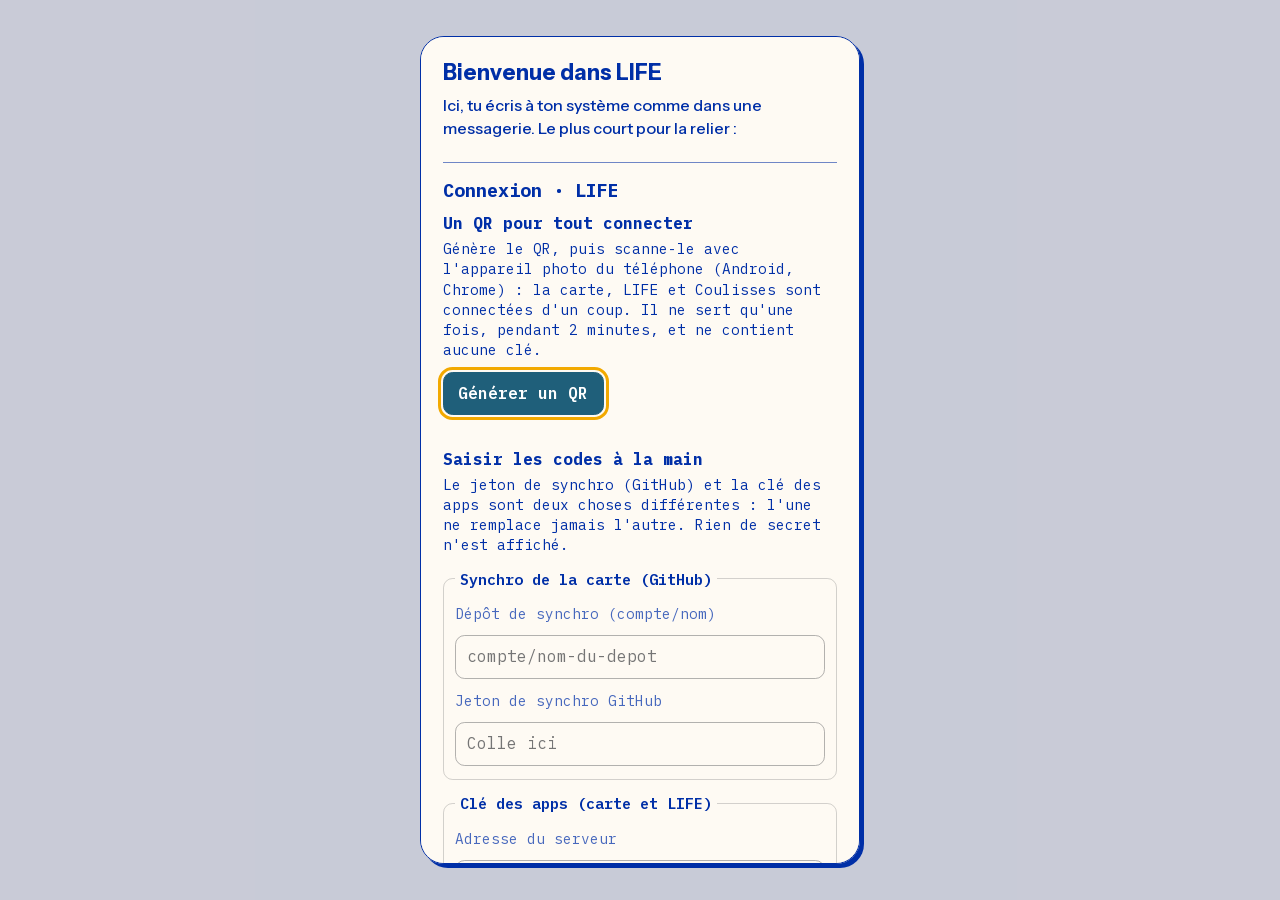
<file: index.html>
<!doctype html>
<html lang="fr">
<head>
<meta charset="utf-8">
<meta name="viewport" content="width=device-width, initial-scale=1, viewport-fit=cover, interactive-widget=resizes-content">
<meta name="theme-color" content="#f5eee2" media="(prefers-color-scheme: light)">
<meta name="theme-color" content="#0e1830" media="(prefers-color-scheme: dark)">
<title>LIFE</title>
<link rel="manifest" href="manifest.webmanifest">
<link rel="icon" href="icon.svg" type="image/svg+xml">
<link rel="apple-touch-icon" href="icon-192.png">
<meta http-equiv="Content-Security-Policy" content="default-src 'none'; script-src 'self'; style-src 'self'; img-src 'self' data:; font-src 'self'; connect-src 'self' https://*.cloud https://cocon.metamorphose-architecture.fr; worker-src 'self'; manifest-src 'self'; frame-src 'none'; media-src 'none'; base-uri 'none'; form-action 'none'; object-src 'none'; require-trusted-types-for 'script'; trusted-types life">
<meta name="referrer" content="no-referrer">
<link rel="stylesheet" href="app.css">
<link rel="stylesheet" href="connexion.css">
</head>
<body>
<div id="ouverture" aria-hidden="true"><svg viewBox="79 79 354 354" fill="none" stroke="currentColor" stroke-width="34" stroke-linecap="round"><path d="M256 96v86M256 330v86M96 256h86M330 256h86M143 143l54 54M315 315l54 54M143 369l54-54M315 197l54-54"/></svg></div>
<header>
  <button id="retour-carte" hidden title="Revenir à Ma carte de vie" aria-label="Revenir à Ma carte de vie"><svg viewBox="0 0 24 24" fill="none" stroke="currentColor" stroke-width="1.75" stroke-linecap="round" stroke-linejoin="round" aria-hidden="true"><path d="M15 5l-7 7 7 7"/></svg></button>
  <h1>LIFE<small><span class="long">ta messagerie · </span><span id="ver-haut"></span></small></h1>
  <button id="brief" title="Brief du jour" aria-label="Brief du jour" aria-pressed="false"><svg viewBox="0 0 24 24" fill="none" stroke="currentColor" stroke-width="1.75" stroke-linecap="round" stroke-linejoin="round" aria-hidden="true"><path d="M5 4h11v14a2 2 0 0 0 2 2H6a2 2 0 0 1-2-2V5a1 1 0 0 1 1-1z"/><path d="M16 8h3a1 1 0 0 1 1 1v9a2 2 0 0 1-4 0"/><path d="M7.5 8h5M7.5 11.5h5M7.5 15h3"/></svg></button>
  <button id="maintenance" title="Maintenance" aria-label="Maintenance" aria-pressed="false"><svg viewBox="0 0 24 24" fill="none" stroke="currentColor" stroke-width="1.75" stroke-linecap="round" stroke-linejoin="round" aria-hidden="true"><path d="M14.7 6.3a4 4 0 0 0-5.4 5.4L4 17l3 3 5.3-5.3a4 4 0 0 0 5.4-5.4l-2.5 2.5-2.4-.6-.6-2.4z"/></svg></button>
  <button id="theme" title="Jour / nuit" aria-label="Jour ou nuit"><svg viewBox="0 0 24 24" fill="none" stroke="currentColor" stroke-width="1.75" stroke-linecap="round" stroke-linejoin="round" aria-hidden="true"><circle cx="12" cy="12" r="8"/><path d="M12 4a8 8 0 0 1 0 16z" fill="currentColor"/></svg></button>
  <button id="plus" title="Plus" aria-label="Plus d'options" aria-haspopup="menu" aria-expanded="false"><svg viewBox="0 0 24 24" fill="none" stroke="currentColor" stroke-width="1.75" stroke-linecap="round" stroke-linejoin="round" aria-hidden="true"><circle cx="5" cy="12" r="1.2"/><circle cx="12" cy="12" r="1.2"/><circle cx="19" cy="12" r="1.2"/></svg></button>
  <div id="menu" role="menu" hidden><div class="grp" role="group" aria-label="Connexion"><span class="grp-t" aria-hidden="true">Connexion</span><button id="vers-appareil" role="menuitem"><svg class="ico" viewBox="0 0 24 24" fill="none" stroke="currentColor" stroke-width="1.75" stroke-linecap="round" stroke-linejoin="round" aria-hidden="true"><rect x="7" y="2.5" width="10" height="19" rx="2.5"/><path d="M11 18.5h2"/></svg><span>Connecter un autre appareil</span></button><button id="reglages" role="menuitem"><svg class="ico" viewBox="0 0 24 24" fill="none" stroke="currentColor" stroke-width="1.75" stroke-linecap="round" stroke-linejoin="round" aria-hidden="true"><circle cx="12" cy="12" r="3"/><path d="M12 2.8v2.4M12 18.8v2.4M2.8 12h2.4M18.8 12h2.4M5.5 5.5l1.7 1.7M16.8 16.8l1.7 1.7M5.5 18.5l1.7-1.7M16.8 7.2l1.7-1.7"/></svg><span>Clé et connexion</span></button></div><div class="grp" role="group" aria-label="Notifications"><span class="grp-t" aria-hidden="true">Notifications</span><button id="calme" role="menuitem">Ne pas déranger : non</button><button id="notifs" role="menuitem">Notifications : non</button></div><div class="grp" role="group" aria-label="Aller à"><span class="grp-t" aria-hidden="true">Aller à</span><button id="vers-futur" role="menuitem">Moi dans 5 ans</button><button id="vers-carte" role="menuitem">Ma carte de vie</button></div><div class="grp" role="group" aria-label="Messages"><span class="grp-t" aria-hidden="true">Messages</span><button id="actualiser" role="menuitem">Actualiser</button><button id="effacer-fil" role="menuitem">Effacer ce fil</button></div></div>
</header>
<div id="app">
  <div id="barre-fils">
    <nav id="fils" aria-label="Fils"></nav>
    <button id="plier" aria-label="Voir tous les fils" title="Voir tous les fils" aria-expanded="false" aria-controls="fils"><svg viewBox="0 0 24 24" fill="none" stroke="currentColor" stroke-width="1.75" stroke-linecap="round" stroke-linejoin="round" aria-hidden="true"><path d="M6 15l6-6 6 6"/></svg></button>
    <button id="chercher" aria-label="Rechercher" title="Rechercher"><svg viewBox="0 0 24 24" fill="none" stroke="currentColor" stroke-width="1.75" stroke-linecap="round" stroke-linejoin="round" aria-hidden="true"><circle cx="11" cy="11" r="6.5"/><path d="M16 16l4.5 4.5"/></svg><span class="lib">Rechercher</span><kbd id="raccourci">Ctrl K</kbd></button>
  </div>
  <div id="conv">
    <div id="recherche" role="search" hidden><input id="q" type="search" placeholder="Rechercher dans mes messages…" autocomplete="off" aria-label="Rechercher dans mes messages"><button id="fermer-recherche" aria-label="Fermer la recherche"><svg viewBox="0 0 24 24" fill="none" stroke="currentColor" stroke-width="1.75" stroke-linecap="round" stroke-linejoin="round" aria-hidden="true"><path d="M6 6l12 12M18 6L6 18"/></svg></button></div>
    <div id="outilfil" hidden><button type="button" id="ouvrir-boussole">Boussole</button></div>
    <div id="epingles"></div>
    <div id="tirer" aria-hidden="true">relâche pour actualiser</div>
    <main id="messages" aria-label="Conversation"><section id="flux" aria-label="Messages"></section><div id="resultats" role="region" aria-label="Résultats de la recherche" hidden></div></main>
    <section id="vue-brief" aria-label="Brief du jour"></section>
    <section id="vue-maintenance" aria-label="Maintenance"></section>
    <footer>
      <div id="bandeau" role="status" aria-live="polite" hidden></div>
      <button class="rond" id="micro" title="Dicter" aria-label="Dicter"><svg viewBox="0 0 24 24" fill="none" stroke="currentColor" stroke-width="1.75" stroke-linecap="round" stroke-linejoin="round" aria-hidden="true"><rect x="9" y="3" width="6" height="11" rx="3"/><path d="M5.5 11a6.5 6.5 0 0 0 13 0M12 17.5V21M8.5 21h7"/></svg></button>
      <textarea id="saisie" rows="1" placeholder="Écris à LIFE…" aria-label="Message"></textarea>
      <button class="rond" id="envoyer" title="Envoyer" aria-label="Envoyer" disabled><svg viewBox="0 0 24 24" fill="none" stroke="currentColor" stroke-width="1.75" stroke-linecap="round" stroke-linejoin="round" aria-hidden="true"><path d="M4 12l16-8-6 16-2.5-6.5z"/><path d="M11.5 13.5L20 4"/></svg></button>
    </footer>
  </div>
</div>

<dialog id="dlg" aria-labelledby="dlg-titre">
  <h2 id="dlg-titre">Clé et connexion</h2>
  <div class="accueil" id="accueil" hidden>
    <p id="accueil-intro">Ici, tu écris à ton système comme dans une messagerie. Le plus court pour la relier :</p>
  </div>
  <div id="connexion-ecran"></div>
  <div class="appareil">
    <h3>Cet appareil</h3>
    <p id="stockage"></p>
    <p>Effacer retire de cet appareil tout ce que LIFE y garde (adresse, clés, messages, réglages, copie hors ligne). Rien n'est effacé sur le serveur ni dans Ma carte de vie.</p>
    <div class="rang"><button id="effacer-appareil">Effacer cet appareil…</button></div>
  </div>
  <p class="version" id="version"></p>
  <menu><button value="annuler" id="annuler">Fermer</button></menu>
</dialog>
<dialog id="dlg-effacer" aria-labelledby="ef-titre">
  <h2 id="ef-titre">Effacer LIFE de cet appareil ?</h2>
  <p>L'adresse, les clés, les messages gardés ici et les suppressions pas encore envoyées seront perdus sur cet appareil. Le serveur et Ma carte de vie ne changent pas.</p>
  <label for="ef-saisie">Pour confirmer, tape EFFACER :</label>
  <input id="ef-saisie" type="text" autocomplete="off" autocapitalize="characters" spellcheck="false">
  <menu><button id="ef-non">Annuler</button><button class="principal" id="ef-ok" disabled>Effacer</button></menu>
</dialog>
<dialog id="dlg-connexion" aria-labelledby="cx-titre">
  <h2 id="cx-titre">Connecter cet appareil ?</h2>
  <p>Ce lien relie LIFE au serveur :</p>
  <p class="hote" id="cx-hote"></p>
  <p id="cx-avert"></p>
  <menu><button id="cx-non">Refuser</button><button class="principal" id="cx-ok">Connecter</button></menu>
</dialog>
<div id="installe" hidden role="dialog" aria-modal="true" aria-labelledby="installe-titre"><div>
  <h2 id="installe-titre">LIFE est connectée ✓</h2>
  <p id="installe-txt">Installe-la sur ce téléphone : elle aura son icône et s'ouvrira comme une app.</p>
  <button class="principal" id="installe-ok">Installer LIFE</button><button id="installe-non">Plus tard</button>
</div></div>
<div id="annonce" class="lecteur" role="status" aria-live="polite" aria-atomic="true"></div>
<button id="maj" hidden>Nouvelle version de LIFE — toucher pour l'ouvrir</button>

<script src="connexion.js"></script>
<script src="app.js"></script>
</body>
</html>
</file>
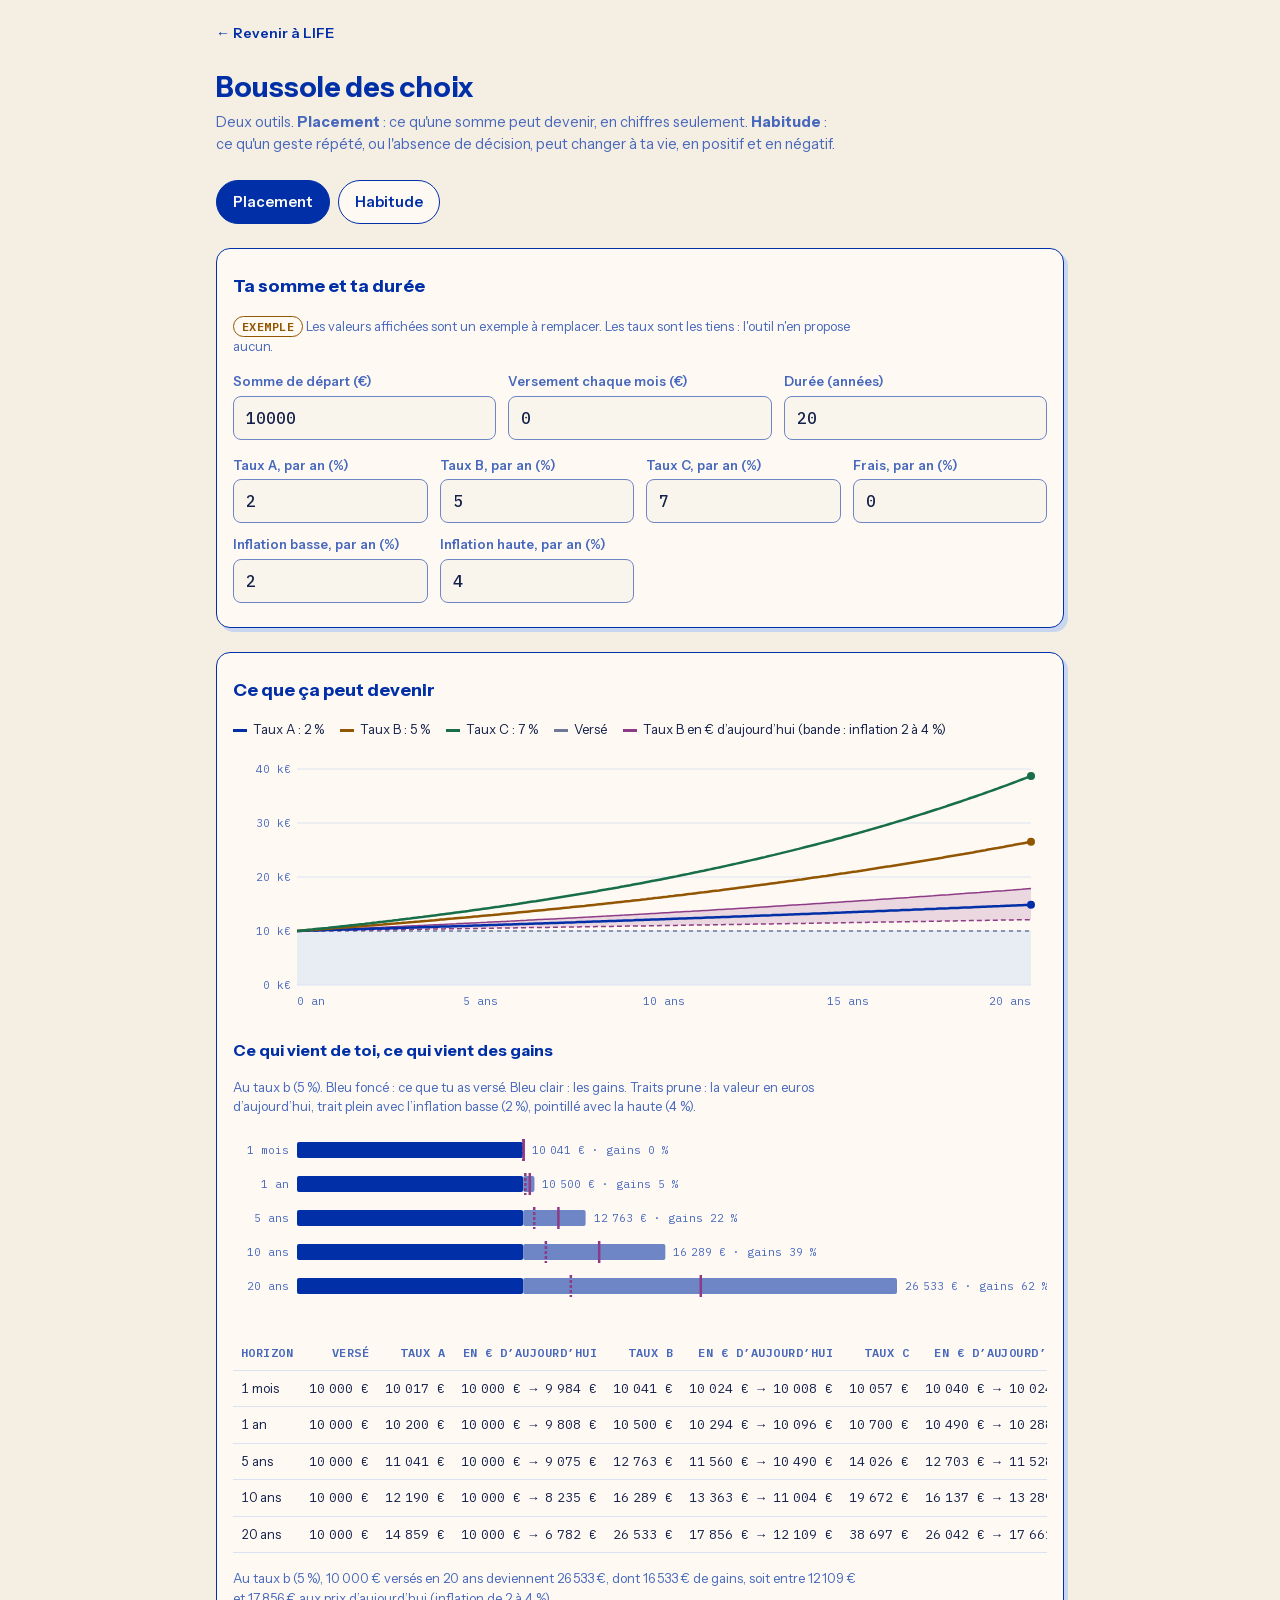
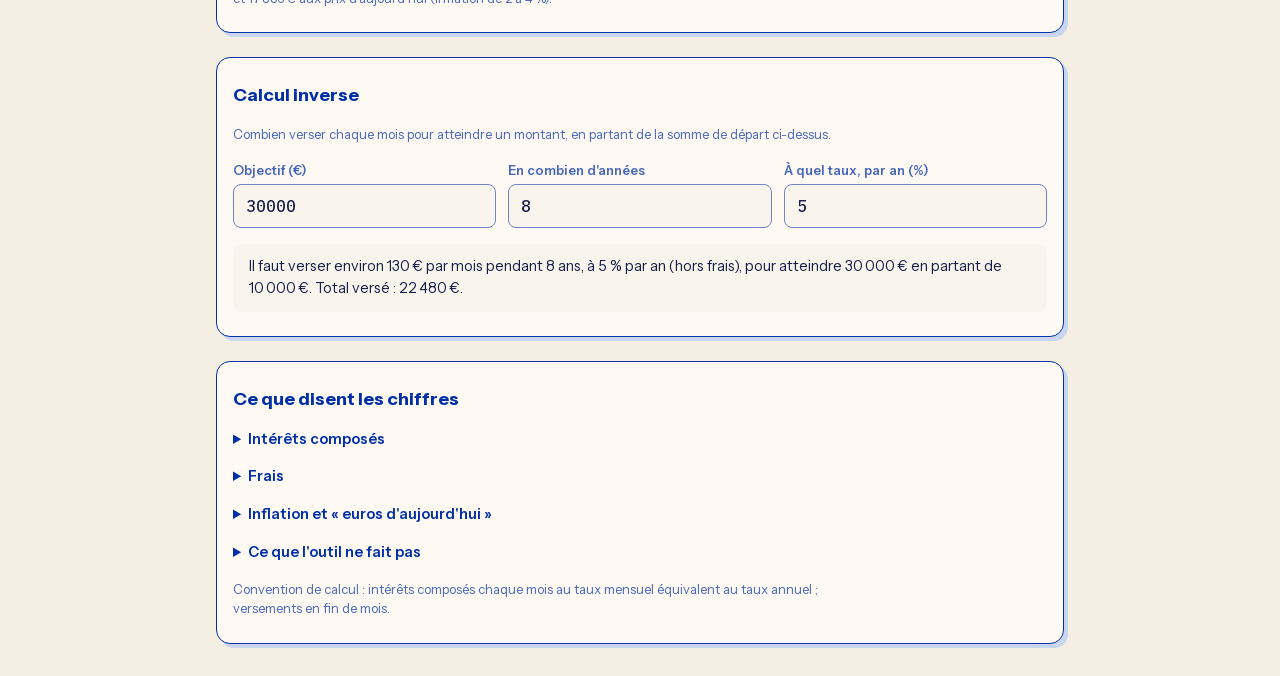
<file: boussole.html>
<!doctype html>
<html lang="fr">
<head>
<meta charset="utf-8">
<meta name="viewport" content="width=device-width, initial-scale=1, viewport-fit=cover">
<meta name="color-scheme" content="light dark">
<title>Boussole des choix</title>
<!-- Fichier produit par scripts/construire_boussole_life.py depuis apps/calculateur/index.html : ne pas modifier ici. -->
</head>
<body>
<style>
@font-face { font-family: 'Instrument Sans'; font-style: normal; font-weight: 400 700; font-display: swap; src: url(fonts/instrument-sans.woff2) format('woff2'); }
@font-face { font-family: 'IBM Plex Mono'; font-style: normal; font-weight: 400; font-display: swap; src: url(fonts/plex-mono-400.woff2) format('woff2'); }
@font-face { font-family: 'IBM Plex Mono'; font-style: normal; font-weight: 500; font-display: swap; src: url(fonts/plex-mono-500.woff2) format('woff2'); }
@font-face { font-family: 'IBM Plex Mono'; font-style: normal; font-weight: 600; font-display: swap; src: url(fonts/plex-mono-600.woff2) format('woff2'); }
:root { padding-top: env(safe-area-inset-top, 0px); padding-bottom: env(safe-area-inset-bottom, 0px); }
body { margin: 0; }
.retour-life { font: 600 14px var(--display); color: var(--encre); text-decoration: none; }
/* Mise en page : une colonne de travail, deux onglets (Placement / Habitude), formulaire puis résultats.
   Jetons repris de la charte des apps (apps/charte/jetons.css) : crème et bleu Klein, ombres décalées sans flou. */
:root {
  --fond: #F5EEE2; --plateau: #FAF5EC; --surface: #FEFAF3;
  --encre: #002FA7; --encre-2: #4768BD; --texte: #14204A;
  --trait: #002FA7; --trait-doux: #6F86C6; --pale: #DBE3F3; --ombre: #C9D6F0;
  --plein: #002FA7; --sur-plein: #FDFAF4;
  --ok: #186E48; --veille: #925500; --panne: #B42A35; --neutre: #6F7896;
  --s1: #002FA7; --s2: #925500; --s3: #186E48; --s4: #8E3B87;
  --display: "Instrument Sans", "Helvetica Neue", Arial, sans-serif;
  --mono: "IBM Plex Mono", ui-monospace, Menlo, monospace;
  --t-xs: 12px; --t-s: 13px; --t-m: 14.5px; --t-l: 16px; --t-xl: 18px; --t-2xl: 22px; --t-3xl: 28px;
  --e-1: 4px; --e-2: 8px; --e-3: 12px; --e-4: 16px; --e-5: 24px; --e-6: 32px;
  --r-s: 8px; --r-m: 14px; --r-p: 999px; --trait-l: 1.5px;
  --sh-1: 2px 2px 0 var(--ombre); --sh-2: 4px 4px 0 var(--ombre);
}
@media (prefers-color-scheme: dark) {
  :root:not([data-theme="light"]):not([data-theme="jour"]) {
    --fond: #0E1830; --plateau: #122041; --surface: #172A52;
    --encre: #E3EAFF; --encre-2: #9AABD4; --texte: #E3EAFF;
    --trait: #93B3F0; --trait-doux: #6A80B8; --pale: #29447F; --ombre: #070F22;
    --plein: #93B3F0; --sur-plein: #0E1830;
    --ok: #4CC88E; --veille: #F0A93B; --panne: #FF858D; --neutre: #8F9AC0;
    --s1: #93B3F0; --s2: #F0A93B; --s3: #4CC88E; --s4: #E39AD6;
    color-scheme: dark;
  }
}
:root[data-theme="dark"], :root[data-theme="nuit"] {
  --fond: #0E1830; --plateau: #122041; --surface: #172A52;
  --encre: #E3EAFF; --encre-2: #9AABD4; --texte: #E3EAFF;
  --trait: #93B3F0; --trait-doux: #6A80B8; --pale: #29447F; --ombre: #070F22;
  --plein: #93B3F0; --sur-plein: #0E1830;
  --ok: #4CC88E; --veille: #F0A93B; --panne: #FF858D; --neutre: #8F9AC0;
  --s1: #93B3F0; --s2: #F0A93B; --s3: #4CC88E; --s4: #E39AD6;
  color-scheme: dark;
}
* { box-sizing: border-box; }
[hidden] { display: none !important; }
body { background: var(--fond); color: var(--texte); font-family: var(--display); font-size: var(--t-m); line-height: 1.5; }
.page { max-width: 880px; margin: 0 auto; padding-block: var(--e-5) var(--e-6);
  padding-left: max(16px, env(safe-area-inset-left, 0px)); padding-right: max(16px, env(safe-area-inset-right, 0px));
  display: grid; gap: var(--e-5); }
header h1 { font-size: var(--t-3xl); color: var(--encre); margin: 0; letter-spacing: -0.01em; text-wrap: balance; }
header p { margin: var(--e-1) 0 0; color: var(--encre-2); max-width: 62ch; }
.onglets { display: flex; gap: var(--e-2); flex-wrap: wrap; }
.onglet { font: 600 var(--t-m) var(--display); color: var(--encre); background: var(--surface); border: var(--trait-l) solid var(--trait);
  border-radius: var(--r-p); padding: var(--e-2) var(--e-4); min-height: 44px; cursor: pointer; }
.onglet[aria-selected="true"] { background: var(--plein); color: var(--sur-plein); }
.bloc { background: var(--surface); border: var(--trait-l) solid var(--trait); border-radius: var(--r-m); box-shadow: var(--sh-2);
  padding: var(--e-5) var(--e-4); display: grid; gap: var(--e-4); min-width: 0; }
.bloc h2 { margin: 0; font-size: var(--t-xl); color: var(--encre); }
.bloc h3 { margin: 0; font-size: var(--t-l); color: var(--encre); }
.grille { display: grid; grid-template-columns: repeat(auto-fit, minmax(170px, 1fr)); gap: var(--e-3); }
label { display: grid; gap: var(--e-1); font-size: var(--t-s); color: var(--encre-2); font-weight: 600; }
input, select, textarea { font: 500 var(--t-l) var(--mono); color: var(--texte); background: var(--plateau); border: var(--trait-l) solid var(--trait-doux);
  border-radius: var(--r-s); padding: var(--e-2) var(--e-3); min-height: 44px; width: 100%; min-width: 0; }
textarea { font-family: var(--display); font-size: var(--t-m); min-height: 64px; resize: vertical; }
input:focus-visible, select:focus-visible, textarea:focus-visible, button:focus-visible { outline: 3px solid var(--encre-2); outline-offset: 2px; }
button.action { font: 600 var(--t-m) var(--display); background: var(--plein); color: var(--sur-plein); border: none; border-radius: var(--r-p);
  padding: var(--e-2) var(--e-4); min-height: 44px; cursor: pointer; justify-self: start; }
button.discret { font: 600 var(--t-s) var(--display); background: transparent; color: var(--encre); border: var(--trait-l) solid var(--trait-doux);
  border-radius: var(--r-p); padding: var(--e-1) var(--e-3); min-height: 36px; cursor: pointer; }
.puce { display: inline-block; font: 600 var(--t-xs) var(--mono); letter-spacing: 0.04em; text-transform: uppercase; border-radius: var(--r-p);
  padding: 2px var(--e-2); border: var(--trait-l) solid currentColor; }
.puce.ex { color: var(--veille); } .puce.ok { color: var(--ok); } .puce.non { color: var(--panne); } .puce.neutre { color: var(--neutre); }
.note { font-size: var(--t-s); color: var(--encre-2); margin: 0; max-width: 70ch; }
.alerte { border-left: 4px solid var(--panne); padding: var(--e-2) var(--e-3); background: var(--plateau); color: var(--texte); border-radius: var(--r-s); margin: 0; }
.alerte.douce { border-left-color: var(--veille); }
.tableau { overflow-x: auto; }
table { border-collapse: collapse; width: 100%; font-variant-numeric: tabular-nums; font-size: var(--t-s); }
th, td { text-align: right; padding: var(--e-2) var(--e-2); border-bottom: 1px solid var(--pale); white-space: nowrap; }
th:first-child, td:first-child { text-align: left; }
th { font-family: var(--mono); font-weight: 600; color: var(--encre-2); font-size: var(--t-xs); text-transform: uppercase; letter-spacing: 0.04em; }
td.n { font-family: var(--mono); }
.legende { display: flex; gap: var(--e-4); flex-wrap: wrap; font-size: var(--t-s); }
.legende span::before { content: ""; display: inline-block; width: 14px; height: 3px; margin-right: 6px; vertical-align: middle; background: var(--c); }
svg text { font-family: var(--mono); font-size: 11px; fill: var(--encre-2); }
.effets { display: grid; gap: var(--e-2); }
.effet { display: grid; grid-template-columns: auto 1fr auto; gap: var(--e-3); align-items: start; padding: var(--e-3); background: var(--plateau);
  border: 1px solid var(--pale); border-radius: var(--r-s); }
.effet .sens { font: 700 var(--t-l) var(--mono); width: 1.6em; text-align: center; }
.effet .sens.plus { color: var(--ok); } .effet .sens.moins { color: var(--panne); }
.effet p { margin: 0; min-width: 0; overflow-wrap: anywhere; }
.effet .meta { font-size: var(--t-xs); color: var(--encre-2); display: flex; gap: var(--e-2); flex-wrap: wrap; margin-top: var(--e-1); }
.effet .boutons { display: flex; gap: var(--e-1); flex-wrap: wrap; justify-content: end; }
.recit { background: var(--plateau); border-radius: var(--r-s); padding: var(--e-3) var(--e-4); margin: 0; display: grid; gap: var(--e-2); }
.recit p { margin: 0; max-width: 70ch; }
details summary { cursor: pointer; font-weight: 600; color: var(--encre); }
.pied { font-size: var(--t-xs); color: var(--neutre); }
.jours { display: flex; flex-wrap: wrap; gap: 3px; }
.jours i { width: 11px; height: 11px; border-radius: 2px; background: var(--encre); display: block; }
.jours i.part { background: var(--trait-doux); }
.ligne-choix { display: flex; gap: var(--e-3); align-items: end; flex-wrap: wrap; justify-content: space-between; }
.ligne-choix label { min-width: 160px; }
@media (prefers-reduced-motion: no-preference) { .onglet, button { transition: background-color .15s, color .15s; } }
</style>

<div class="page">
  <a class="retour-life" href="./">← Revenir à LIFE</a>
  <header>
    <h1>Boussole des choix</h1>
    <p>Deux outils. <strong>Placement</strong> : ce qu'une somme peut devenir, en chiffres seulement. <strong>Habitude</strong> : ce qu'un geste répété, ou l'absence de décision, peut changer à ta vie, en positif et en négatif.</p>
  </header>

  <nav class="onglets" role="tablist" aria-label="Outils">
    <button class="onglet" role="tab" id="tab-placement" aria-controls="vue-placement" aria-selected="true">Placement</button>
    <button class="onglet" role="tab" id="tab-habitude" aria-controls="vue-habitude" aria-selected="false">Habitude</button>
  </nav>

  <!-- ================= OUTIL 1 : PLACEMENT ================= -->
  <section id="vue-placement" role="tabpanel" aria-labelledby="tab-placement" style="display:grid;gap:var(--e-5)">
    <div class="bloc">
      <h2>Ta somme et ta durée</h2>
      <p class="note"><span class="puce ex" id="p-exemple">Exemple</span> Les valeurs affichées sont un exemple à remplacer. Les taux sont les tiens : l'outil n'en propose aucun.</p>
      <div class="grille">
        <label for="p-capital">Somme de départ (€)<input id="p-capital" type="number" min="0" step="100" value="10000" inputmode="decimal"></label>
        <label for="p-mensuel">Versement chaque mois (€)<input id="p-mensuel" type="number" min="0" step="10" value="0" inputmode="decimal"></label>
        <label for="p-duree">Durée (années)<input id="p-duree" type="number" min="1" max="60" step="1" value="20" inputmode="numeric"></label>
      </div>
      <div class="grille">
        <label for="p-t1">Taux A, par an (%)<input id="p-t1" type="number" step="0.1" value="2" inputmode="decimal"></label>
        <label for="p-t2">Taux B, par an (%)<input id="p-t2" type="number" step="0.1" value="5" inputmode="decimal"></label>
        <label for="p-t3">Taux C, par an (%)<input id="p-t3" type="number" step="0.1" value="7" inputmode="decimal"></label>
        <label for="p-frais">Frais, par an (%)<input id="p-frais" type="number" min="0" step="0.1" value="0" inputmode="decimal"></label>
        <label for="p-infl">Inflation basse, par an (%)<input id="p-infl" type="number" min="0" step="0.1" value="2" inputmode="decimal"></label>
        <label for="p-infl-h">Inflation haute, par an (%)<input id="p-infl-h" type="number" min="0" step="0.1" value="4" inputmode="decimal"></label>
      </div>
    </div>

    <div class="bloc" aria-live="polite">
      <h2>Ce que ça peut devenir</h2>
      <div class="legende" id="p-legende"></div>
      <div class="tableau"><svg id="p-graphe" viewBox="0 0 640 260" width="100%" role="img" aria-label="Courbe de la valeur dans le temps pour les trois taux"></svg></div>
      <h3>Ce qui vient de toi, ce qui vient des gains</h3>
      <p class="note" id="p-barres-legende"></p>
      <div class="tableau"><svg id="p-barres" width="100%" role="img" aria-label="Part versée et part des gains à chaque horizon"></svg></div>
      <div class="tableau"><table id="p-table"></table></div>
      <p class="note" id="p-phrase"></p>
    </div>

    <div class="bloc">
      <h2>Calcul inverse</h2>
      <p class="note">Combien verser chaque mois pour atteindre un montant, en partant de la somme de départ ci-dessus.</p>
      <div class="grille">
        <label for="i-objectif">Objectif (€)<input id="i-objectif" type="number" min="0" step="500" value="30000" inputmode="decimal"></label>
        <label for="i-duree">En combien d'années<input id="i-duree" type="number" min="1" max="60" step="1" value="8" inputmode="numeric"></label>
        <label for="i-taux">À quel taux, par an (%)<input id="i-taux" type="number" step="0.1" value="5" inputmode="decimal"></label>
      </div>
      <p class="recit" id="i-resultat"></p>
    </div>

    <div class="bloc">
      <h2>Ce que disent les chiffres</h2>
      <details><summary>Intérêts composés</summary><p class="note">Les gains de chaque mois s'ajoutent au capital et rapportent à leur tour. C'est pourquoi la courbe se redresse avec le temps. Leçon « Les intérêts composés » du cours de bourse du soir.</p></details>
      <details><summary>Frais</summary><p class="note">Les frais annuels sont retirés chaque année du rendement : un taux de 5 % avec 1 % de frais donne environ 3,95 % net. Leçon « Les frais ».</p></details>
      <details><summary>Inflation et « euros d'aujourd'hui »</summary><p class="note">La colonne « en euros d'aujourd'hui » divise la valeur par la hausse des prix cumulée : c'est ce que la somme permettrait d'acheter aux prix actuels. Elle donne deux valeurs, une par hypothèse d'inflation (basse, puis haute) : l'écart montre ce que coûte une vie qui renchérit plus vite. Leçon « L'inflation ».</p></details>
      <details><summary>Ce que l'outil ne fait pas</summary><p class="note">Il ne connaît aucun rendement futur : un taux constant chaque année n'existe pas en bourse, où les années de baisse alternent avec les années de hausse. Il ne tient pas compte des impôts, qui dépendent de l'enveloppe (livret, PEA, assurance-vie, compte-titres). Simulation, pas une promesse ni un conseil.</p></details>
      <p class="note">Convention de calcul : intérêts composés chaque mois au taux mensuel équivalent au taux annuel ; versements en fin de mois.</p>
    </div>
  </section>

  <!-- ================= OUTIL 2 : HABITUDE ================= -->
  <section id="vue-habitude" role="tabpanel" aria-labelledby="tab-habitude" hidden style="display:grid;gap:var(--e-5)">
    <div class="bloc">
      <h2>L'habitude</h2>
      <p class="note"><span class="puce ex">Exemple</span> « Courir le matin » sert d'exemple ; les effets notés sont à toi de les écrire ou de les vérifier.</p>
      <div class="grille">
        <label for="h-nom">Habitude ou décision<input id="h-nom" type="text" value="Courir le matin" style="font-family:var(--display)"></label>
        <label for="h-freq">Fois par semaine<input id="h-freq" type="number" min="0" max="21" step="1" value="5" inputmode="numeric"></label>
        <label for="h-min">Minutes à chaque fois<input id="h-min" type="number" min="0" step="5" value="30" inputmode="numeric"></label>
        <label for="h-cout">Coût à chaque fois (€)<input id="h-cout" type="number" min="0" step="0.5" value="0" inputmode="decimal"></label>
        <label for="h-cout-an">Coût fixe par an (€)<input id="h-cout-an" type="number" min="0" step="10" value="120" inputmode="decimal"></label>
        <label for="h-taux">Si cet argent était placé : taux (%)<input id="h-taux" type="number" step="0.1" value="" placeholder="facultatif" inputmode="decimal"></label>
        <label for="h-tenue">Scénario de tenue<select id="h-tenue">
          <option value="0">Je tiens sur toute la durée</option>
          <option value="3">J'arrête au bout de 3 mois</option>
          <option value="12">J'arrête au bout d'un an</option>
        </select></label>
      </div>
    </div>

    <div class="bloc" aria-live="polite">
      <h2>Les chiffres, sans interprétation</h2>
      <div class="tableau"><table id="h-table"></table></div>
      <p class="note">Calculés à partir de tes réglages seulement. Un an compte 52 semaines.</p>
      <div class="ligne-choix"><h3>Le temps donné, en jours entiers</h3>
        <label for="h-jours-hor">Horizon<select id="h-jours-hor"></select></label></div>
      <p class="note" id="h-jours-legende"></p>
      <div class="jours" id="h-jours" role="img"></div>
    </div>

    <div class="bloc">
      <h2>Les effets</h2>
      <p class="note">Deux trajectoires : <strong>avec</strong> l'habitude, et <strong>sans</strong> (le choix par défaut, ne rien changer). Chaque effet garde son origine : <span class="puce neutre">selon toi</span> pour ce que tu écris, <span class="puce ok">vérifié</span> pour une suggestion dont tu as contrôlé la source.</p>
      <div class="grille">
        <label for="e-traj">Trajectoire<select id="e-traj"><option value="avec">Avec l'habitude</option><option value="sans">Sans (choix par défaut)</option></select></label>
        <label for="e-dim">Domaine de vie<select id="e-dim"></select></label>
        <label for="e-sens">Sens<select id="e-sens"><option value="plus">Positif</option><option value="moins">Négatif, coût ou risque</option></select></label>
        <label for="e-hor">Se voit à partir de<select id="e-hor"></select></label>
      </div>
      <label for="e-texte">L'effet, en une phrase<textarea id="e-texte" placeholder="Ex. : je dors moins si je me lève plus tôt"></textarea></label>
      <label for="e-source">Source (facultatif)<input id="e-source" type="text" placeholder="Ex. : mon expérience, mon médecin, un document nommé" style="font-family:var(--display)"></label>
      <button class="action" id="e-ajouter" type="button">Ajouter l'effet</button>
      <p class="alerte" id="e-erreur" hidden></p>
      <h3>Effets notés</h3>
      <div class="effets" id="e-liste"></div>
    </div>

    <div class="bloc" id="ia-bloc">
      <h2>Suggestions sourcées</h2>
      <p class="note">Claude propose des effets, positifs <em>et</em> négatifs, avec une source nommée pour chacun. Il ne lit pas Internet depuis cette page : <strong>chaque suggestion reste « à vérifier »</strong> et ne compte dans l'analyse qu'après ton clic sur « J'ai vérifié ». Une suggestion sans source est écartée.</p>
      <button class="action" id="ia-lancer" type="button">Chercher des effets sourcés</button>
      <p class="alerte douce" id="ia-etat" hidden></p>
      <div class="effets" id="ia-liste"></div>
    </div>

    <div class="bloc" aria-live="polite">
      <h2>Bilan</h2>
      <div id="b-alertes" style="display:grid;gap:var(--e-2)"></div>
      <div class="ligne-choix"><h3>La balance, domaine par domaine</h3>
        <label for="b-hor">Horizon<select id="b-hor"></select></label></div>
      <p class="note">À gauche, les effets négatifs ou coûts notés ; à droite, les positifs. Barre bleue : avec l'habitude ; barre ambre : sans (choix par défaut). Ce sont des nombres d'effets notés, pas une mesure de leur importance.</p>
      <div class="tableau"><svg id="b-balance" width="100%" role="img" aria-label="Effets positifs et négatifs par domaine, avec et sans l'habitude"></svg></div>
      <div class="tableau"><table id="b-table"></table></div>
      <div class="recit" id="b-recit"></div>
      <p class="pied">Information, pas un conseil de santé ni de finance. Aucun effet n'est inventé : la page n'affiche que ce que tu as écrit ou vérifié. Tes saisies restent dans ce navigateur.</p>
    </div>
  </section>
</div>

<script>
(function () {
  'use strict';
  var HORIZONS = [{ id: 'm1', nom: '1 mois', ans: 1 / 12 }, { id: 'a1', nom: '1 an', ans: 1 }, { id: 'a5', nom: '5 ans', ans: 5 },
                  { id: 'a10', nom: '10 ans', ans: 10 }, { id: 'a20', nom: '20 ans', ans: 20 }];
  var DOMAINES = ['Santé physique', 'Énergie et moral', 'Temps', 'Argent', 'Relations', 'Travail et compétences', 'Image de soi'];
  var CLE = 'boussole-choix-v1';
  function $(id) { return document.getElementById(id); }
  function nb(id) { var v = parseFloat($(id).value); return isFinite(v) ? v : NaN; }
  var eur = new Intl.NumberFormat('fr-FR', { style: 'currency', currency: 'EUR', maximumFractionDigits: 0 });
  var ent = new Intl.NumberFormat('fr-FR', { maximumFractionDigits: 0 });
  var dec1 = new Intl.NumberFormat('fr-FR', { maximumFractionDigits: 1 });
  function el(tag, attrs, texte) { var e = document.createElement(tag); if (attrs) for (var k in attrs) e.setAttribute(k, attrs[k]); if (texte !== undefined) e.textContent = texte; return e; }

  /* ---------- onglets ---------- */
  function montrer(nom) {
    ['placement', 'habitude'].forEach(function (n) {
      var actif = n === nom;
      $('tab-' + n).setAttribute('aria-selected', String(actif));
      $('vue-' + n).hidden = !actif;
    });
    try { localStorage.setItem(CLE + '-onglet', nom); } catch (e) {}
    tout();
  }
  $('tab-placement').addEventListener('click', function () { montrer('placement'); });
  $('tab-habitude').addEventListener('click', function () { montrer('habitude'); });

  /* ---------- outil 1 : calculs purs ---------- */
  // Valeur après n mois : capital C, versement mensuel M (fin de mois), taux annuel r, frais annuels f (fractions).
  function valeur(C, M, r, f, mois) {
    var net = (1 + r) * (1 - f) - 1;
    var rm = Math.pow(1 + net, 1 / 12) - 1;
    if (Math.abs(rm) < 1e-12) return C + M * mois;
    var g = Math.pow(1 + rm, mois);
    return C * g + M * (g - 1) / rm;
  }
  function mensualite(objectif, C, r, mois) {
    var rm = Math.pow(1 + r, 1 / 12) - 1;
    var g = Math.pow(1 + rm, mois);
    var reste = objectif - C * g;
    if (reste <= 0) return 0;
    return Math.abs(rm) < 1e-12 ? reste / mois : reste * rm / (g - 1);
  }

  var COULEURS = ['var(--s1)', 'var(--s2)', 'var(--s3)'];
  function calculPlacement() {
    var C = Math.max(0, nb('p-capital') || 0), M = Math.max(0, nb('p-mensuel') || 0);
    var N = Math.min(60, Math.max(1, Math.round(nb('p-duree') || 1)));
    var f = (nb('p-frais') || 0) / 100, infB = (nb('p-infl') || 0) / 100, infH = isFinite(nb('p-infl-h')) ? nb('p-infl-h') / 100 : infB;
    if (infH < infB) { var tmp = infB; infB = infH; infH = tmp; }
    function auj(v, mois, i) { return v / Math.pow(1 + i, mois / 12); }
    var taux = ['p-t1', 'p-t2', 'p-t3'].map(function (id, k) { return { nom: 'Taux ' + 'ABC'[k], r: nb(id) / 100, c: COULEURS[k] }; })
      .filter(function (t) { return isFinite(t.r); });

    // légende
    var lg = $('p-legende'); lg.textContent = '';
    taux.forEach(function (t) { var s = el('span', null, t.nom + ' : ' + dec1.format(t.r * 100) + ' %'); s.style.setProperty('--c', t.c); lg.appendChild(s); });
    var sv = el('span', null, 'Versé'); sv.style.setProperty('--c', 'var(--neutre)'); lg.appendChild(sv);
    if (taux.length) { var sa = el('span', null, taux[Math.floor((taux.length - 1) / 2)].nom + ' en € d’aujourd’hui (bande : inflation ' + dec1.format(infB * 100) + ' à ' + dec1.format(infH * 100) + ' %)'); sa.style.setProperty('--c', 'var(--s4)'); lg.appendChild(sa); }

    // tableau : horizons fixes jusqu'à la durée choisie, plus la durée elle-même
    var lignes = HORIZONS.filter(function (h) { return h.ans <= N; }).map(function (h) { return { nom: h.nom, mois: Math.round(h.ans * 12) }; });
    if (!lignes.some(function (l) { return l.mois === N * 12; })) lignes.push({ nom: N + ' ans', mois: N * 12 });
    var t = $('p-table'); t.textContent = '';
    var tr = el('tr'); tr.appendChild(el('th', null, 'Horizon')); tr.appendChild(el('th', null, 'Versé'));
    taux.forEach(function (x) { tr.appendChild(el('th', null, x.nom)); tr.appendChild(el('th', null, 'en € d’aujourd’hui')); });
    var th = el('thead'); th.appendChild(tr); t.appendChild(th);
    var tb = el('tbody');
    lignes.forEach(function (l) {
      var r = el('tr'); r.appendChild(el('td', null, l.nom)); r.appendChild(el('td', { class: 'n' }, eur.format(C + M * l.mois)));
      taux.forEach(function (x) {
        var v = valeur(C, M, x.r, f, l.mois);
        r.appendChild(el('td', { class: 'n' }, eur.format(v)));
        r.appendChild(el('td', { class: 'n' }, infB === infH ? eur.format(auj(v, l.mois, infB)) : eur.format(auj(v, l.mois, infB)) + ' → ' + eur.format(auj(v, l.mois, infH))));
      });
      tb.appendChild(r);
    });
    t.appendChild(tb);

    // graphe
    var g = $('p-graphe'); g.textContent = '';
    var W = Math.max(300, g.parentNode.clientWidth || 640), H = 260, gx = 64, gd = 16, gh = 14, gb = 30;
    var pts = taux.map(function (x) { var a = []; for (var m = 0; m <= N * 12; m += 1) a.push(valeur(C, M, x.r, f, m)); return a; });
    var verse = []; for (var m = 0; m <= N * 12; m++) verse.push(C + M * m);
    var max = Math.max.apply(null, [1].concat(verse, pts.map(function (a) { return Math.max.apply(null, a); })));
    var pas = Math.pow(10, Math.floor(Math.log10(max))); var echelle = Math.ceil(max / pas) * pas;
    if (echelle / pas > 6) pas *= 2; if (echelle / pas < 3) pas /= 2; echelle = Math.ceil(max / pas) * pas;
    function X(mo) { return gx + (W - gx - gd) * mo / (N * 12); }
    function Y(v) { return gh + (H - gh - gb) * (1 - v / echelle); }
    g.setAttribute('viewBox', '0 0 ' + W + ' ' + H);
    function s(tag, a) { var e = document.createElementNS(NS, tag); for (var k in a) e.setAttribute(k, a[k]); g.appendChild(e); return e; }
    for (var v = 0; v <= echelle + 1e-9; v += pas) {
      s('line', { x1: gx, x2: W - gd, y1: Y(v), y2: Y(v), stroke: 'var(--pale)', 'stroke-width': 1 });
      var tx = s('text', { x: gx - 6, y: Y(v) + 4, 'text-anchor': 'end' }); tx.textContent = v >= 1e6 ? dec1.format(v / 1e6) + ' M€' : ent.format(v / 1000) + ' k€';
    }
    var pasAn = N <= 10 ? (W < 480 ? 2 : 1) : N <= 30 ? (W < 480 ? 10 : 5) : 10;
    for (var a = 0; a <= N; a += pasAn) { var ta = s('text', { x: X(a * 12), y: H - 10, 'text-anchor': a + pasAn > N ? 'end' : a === 0 ? 'start' : 'middle' }); ta.textContent = a + ' an' + (a > 1 ? 's' : ''); }
    function chemin(arr) { return arr.map(function (val, i) { return (i ? 'L' : 'M') + X(i).toFixed(1) + ' ' + Y(val).toFixed(1); }).join(' '); }
    s('path', { d: chemin(verse) + ' L' + X(N * 12) + ' ' + Y(0) + ' L' + X(0) + ' ' + Y(0) + ' Z', fill: 'var(--pale)', stroke: 'none', opacity: 0.6 });
    s('path', { d: chemin(verse), fill: 'none', stroke: 'var(--neutre)', 'stroke-width': 1.5, 'stroke-dasharray': '4 4' });
    // bande « en euros d'aujourd'hui » du taux du milieu, entre inflation basse et haute
    if (pts.length) {
      var km = Math.floor((taux.length - 1) / 2), bas = pts[km].map(function (v, i) { return auj(v, i, infB); }), haut = pts[km].map(function (v, i) { return auj(v, i, infH); });
      s('path', { d: chemin(bas) + ' ' + haut.slice().reverse().map(function (v, j) { return 'L' + X(haut.length - 1 - j).toFixed(1) + ' ' + Y(v).toFixed(1); }).join(' ') + ' Z', fill: 'var(--s4)', opacity: 0.18, stroke: 'none' });
      s('path', { d: chemin(bas), fill: 'none', stroke: 'var(--s4)', 'stroke-width': 1.5 });
      s('path', { d: chemin(haut), fill: 'none', stroke: 'var(--s4)', 'stroke-width': 1.5, 'stroke-dasharray': '5 3' });
    }
    pts.forEach(function (arr, k) {
      s('path', { d: chemin(arr), fill: 'none', stroke: taux[k].c, 'stroke-width': 2.5 });
      s('circle', { cx: X(N * 12), cy: Y(arr[arr.length - 1]), r: 4, fill: taux[k].c });
    });

    // barres empilées : versé / gains, au taux du milieu
    var bs = $('p-barres'); bs.textContent = '';
    if (taux.length) {
      var tm = taux[Math.floor((taux.length - 1) / 2)];
      $('p-barres-legende').textContent = 'Au ' + tm.nom.toLowerCase() + ' (' + dec1.format(tm.r * 100) + ' %). Bleu foncé : ce que tu as versé. Bleu clair : les gains. Traits prune : la valeur en euros d’aujourd’hui, trait plein avec l’inflation basse (' + dec1.format(infB * 100) + ' %), pointillé avec la haute (' + dec1.format(infH * 100) + ' %).';
      var BW = Math.max(300, bs.parentNode.clientWidth || 640), etroit = BW < 520, lx = 64, rx = etroit ? 10 : 150, hh = etroit ? 46 : 34, BH = 10 + hh * lignes.length;
      bs.setAttribute('viewBox', '0 0 ' + BW + ' ' + BH);
      var vals = lignes.map(function (l) { return { nom: l.nom, verse: C + M * l.mois, v: valeur(C, M, tm.r, f, l.mois), reel: auj(valeur(C, M, tm.r, f, l.mois), l.mois, infB), reelH: auj(valeur(C, M, tm.r, f, l.mois), l.mois, infH) }; });
      var mx = Math.max.apply(null, vals.map(function (x) { return Math.max(x.v, x.verse, 1); }));
      function L(v) { return (BW - lx - rx) * v / mx; }
      vals.forEach(function (x, i) {
        var y = 6 + i * hh;
        svgEl(bs, 'text', { x: lx - 8, y: y + 15, 'text-anchor': 'end' }, x.nom);
        var base = Math.min(x.verse, x.v);
        svgEl(bs, 'rect', { x: lx, y: y + 3, width: Math.max(0, L(base)), height: 16, fill: 'var(--encre)', rx: 2 });
        if (x.v > x.verse) svgEl(bs, 'rect', { x: lx + L(x.verse), y: y + 3, width: L(x.v - x.verse), height: 16, fill: 'var(--trait-doux)', rx: 2 });
        else if (x.v < x.verse) svgEl(bs, 'rect', { x: lx + L(x.v), y: y + 3, width: L(x.verse - x.v), height: 16, fill: 'none', stroke: 'var(--panne)', 'stroke-dasharray': '3 3' });
        svgEl(bs, 'line', { x1: lx + L(x.reel), x2: lx + L(x.reel), y1: y, y2: y + 22, stroke: 'var(--s4)', 'stroke-width': 2.5 });
        if (x.reelH !== x.reel) svgEl(bs, 'line', { x1: lx + L(x.reelH), x2: lx + L(x.reelH), y1: y, y2: y + 22, stroke: 'var(--s4)', 'stroke-width': 2.5, 'stroke-dasharray': '3 2' });
        var part = x.v > 0 ? (x.v - x.verse) / x.v * 100 : 0;
        svgEl(bs, 'text', etroit ? { x: lx, y: y + 36 } : { x: lx + L(Math.max(x.v, x.verse)) + 8, y: y + 15 }, eur.format(x.v) + ' · gains ' + ent.format(part) + ' %');
      });
    } else $('p-barres-legende').textContent = '';

    // phrase
    if (taux.length) {
      var mid = taux[Math.floor((taux.length - 1) / 2)];
      var vf = valeur(C, M, mid.r, f, N * 12), versT = C + M * N * 12;
      $('p-phrase').textContent = 'Au ' + mid.nom.toLowerCase() + ' (' + dec1.format(mid.r * 100) + ' %), ' + eur.format(versT) + ' versés en ' + N + ' ans deviennent ' +
        eur.format(vf) + ', dont ' + eur.format(vf - versT) + ' de gains, soit ' + (infB === infH ? eur.format(auj(vf, N * 12, infB)) : 'entre ' + eur.format(auj(vf, N * 12, infH)) + ' et ' + eur.format(auj(vf, N * 12, infB))) + ' aux prix d’aujourd’hui (inflation ' + (infB === infH ? dec1.format(infB * 100) + ' %' : 'de ' + dec1.format(infB * 100) + ' à ' + dec1.format(infH * 100) + ' %') + ').';
    } else $('p-phrase').textContent = 'Indique au moins un taux pour voir le calcul.';

    // calcul inverse
    var ob = nb('i-objectif'), di = Math.max(1, Math.round(nb('i-duree') || 1)), ri = nb('i-taux') / 100;
    var res = $('i-resultat');
    if (!isFinite(ob) || !isFinite(ri)) res.textContent = 'Indique un objectif et un taux.';
    else {
      var men = mensualite(ob, C, ri, di * 12);
      res.textContent = men === 0 ? 'La somme de départ (' + eur.format(C) + ') suffit déjà à atteindre ' + eur.format(ob) + ' en ' + di + ' ans à ' + dec1.format(ri * 100) + ' %, sans versement.'
        : 'Il faut verser environ ' + eur.format(Math.ceil(men)) + ' par mois pendant ' + di + ' ans, à ' + dec1.format(ri * 100) + ' % par an (hors frais), pour atteindre ' + eur.format(ob) +
          ' en partant de ' + eur.format(C) + '. Total versé : ' + eur.format(C + Math.ceil(men) * di * 12) + '.';
    }
  }

  /* ---------- outil 2 : habitude ---------- */
  var etat = { effets: [], suggestions: [] };
  try { var sauve = JSON.parse(localStorage.getItem(CLE) || 'null'); if (sauve && Array.isArray(sauve.effets)) etat = { effets: sauve.effets, suggestions: sauve.suggestions || [] }; } catch (e) {}
  if (!etat.effets.length && !sauve) etat.effets = [
    { id: 'x1', traj: 'avec', dim: 'Temps', sens: 'moins', hor: 'm1', texte: 'Je dois me lever plus tôt ou retirer ce temps à autre chose le matin.', origine: 'toi', source: 'Exemple à remplacer' }
  ];
  function sauver() { try { localStorage.setItem(CLE, JSON.stringify(etat)); } catch (e) {} }

  DOMAINES.forEach(function (d) { $('e-dim').appendChild(el('option', { value: d }, d)); });
  HORIZONS.forEach(function (h) {
    $('e-hor').appendChild(el('option', { value: h.id }, h.nom));
    $('h-jours-hor').appendChild(el('option', { value: h.id }, h.nom));
    $('b-hor').appendChild(el('option', { value: h.id }, h.nom));
  });
  $('h-jours-hor').value = 'a10'; $('b-hor').value = 'a10';
  var NS = 'http://www.w3.org/2000/svg';
  function svgEl(svg, tag, a, texte) { var e = document.createElementNS(NS, tag); for (var k in a) e.setAttribute(k, a[k]); if (texte !== undefined) e.textContent = texte; svg.appendChild(e); return e; }

  function chiffresHabitude() {
    var fq = Math.max(0, nb('h-freq') || 0), mn = Math.max(0, nb('h-min') || 0), cu = Math.max(0, nb('h-cout') || 0), ca = Math.max(0, nb('h-cout-an') || 0);
    var tauxH = nb('h-taux') / 100, tenue = parseInt($('h-tenue').value, 10) || 0;
    var t = $('h-table'); t.textContent = '';
    var tr = el('tr');
    ['Horizon', 'Fois', 'Heures', 'Jours de 24 h', 'Argent dépensé'].concat(isFinite(tauxH) ? ['Si placé à ' + dec1.format(tauxH * 100) + ' %'] : []).forEach(function (x) { tr.appendChild(el('th', null, x)); });
    var th = el('thead'); th.appendChild(tr); t.appendChild(th);
    var tb = el('tbody');
    HORIZONS.forEach(function (h) {
      var moisTot = Math.round(h.ans * 12), moisActifs = tenue ? Math.min(tenue, moisTot) : moisTot;
      var semaines = moisActifs * 52 / 12, fois = fq * semaines, heures = fois * mn / 60;
      var argent = fois * cu + ca * moisActifs / 12, parMois = moisActifs ? argent / moisActifs : 0;
      var r = el('tr'); r.appendChild(el('td', null, h.nom));
      [ent.format(fois), ent.format(heures), dec1.format(heures / 24), eur.format(argent)].forEach(function (x) { r.appendChild(el('td', { class: 'n' }, x)); });
      if (isFinite(tauxH)) {
        // l'argent dépensé chaque mois pendant la tenue, placé à la place, puis laissé fructifier jusqu'à l'horizon
        var v = valeur(0, parMois, tauxH, 0, moisActifs) * Math.pow(1 + tauxH, (moisTot - moisActifs) / 12);
        r.appendChild(el('td', { class: 'n' }, eur.format(v)));
      }
      tb.appendChild(r);
    });
    t.appendChild(tb);

    // jours entiers : un carré = 24 h
    var hj = HORIZONS.filter(function (x) { return x.id === $('h-jours-hor').value; })[0] || HORIZONS[3];
    var mt = Math.round(hj.ans * 12), ma = tenue ? Math.min(tenue, mt) : mt;
    var jours = fq * ma * 52 / 12 * mn / 60 / 24, plein = Math.floor(jours), reste = jours - plein;
    var bj = $('h-jours'); bj.textContent = '';
    var aff = Math.min(plein, 3000);
    for (var i = 0; i < aff; i++) bj.appendChild(el('i'));
    if (reste > 0.05 && aff === plein) { var pq = el('i', { class: 'part' }); pq.style.opacity = String(0.35 + reste * 0.65); bj.appendChild(pq); }
    bj.setAttribute('aria-label', dec1.format(jours) + ' jours entiers');
    $('h-jours-legende').textContent = 'Chaque carré vaut 24 heures. Sur ' + hj.nom + ' : ' + dec1.format(jours) + ' jour' + (jours >= 2 ? 's' : '') + ' entier' + (jours >= 2 ? 's' : '') +
      (plein > aff ? ' (les 3 000 premiers sont dessinés)' : '') + (tenue ? ', avec un arrêt au bout de ' + (tenue === 3 ? '3 mois' : 'un an') : '') + '.' +
      (jours < 1 ? ' Moins d’un jour entier : le carré clair montre la fraction.' : '');
    return { fq: fq, mn: mn, tenue: tenue };
  }

  function carteEffet(e, conteneur, boutons) {
    var d = el('div', { class: 'effet' });
    d.appendChild(el('span', { class: 'sens ' + e.sens, 'aria-label': e.sens === 'plus' ? 'positif' : 'négatif' }, e.sens === 'plus' ? '+' : '−'));
    var c = el('div'); c.appendChild(el('p', null, e.texte));
    var meta = el('div', { class: 'meta' });
    meta.appendChild(el('span', null, e.traj === 'avec' ? 'Avec l’habitude' : 'Sans (par défaut)'));
    meta.appendChild(el('span', null, '· ' + e.dim));
    var h = HORIZONS.filter(function (x) { return x.id === e.hor; })[0]; if (h) meta.appendChild(el('span', null, '· dès ' + h.nom));
    var pu = e.origine === 'verifie' ? el('span', { class: 'puce ok' }, 'vérifié') : e.origine === 'ia' ? el('span', { class: 'puce ex' }, 'à vérifier') : el('span', { class: 'puce neutre' }, 'selon toi');
    meta.appendChild(pu);
    if (e.source) meta.appendChild(el('span', null, 'Source : ' + e.source));
    if (e.niveau) meta.appendChild(el('span', null, '· preuve ' + e.niveau));
    c.appendChild(meta); d.appendChild(c);
    var b = el('div', { class: 'boutons' }); boutons.forEach(function (x) { b.appendChild(x); }); d.appendChild(b);
    conteneur.appendChild(d);
  }
  function bouton(texte, fn) { var b = el('button', { class: 'discret', type: 'button' }, texte); b.addEventListener('click', fn); return b; }

  function rendreEffets() {
    var l = $('e-liste'); l.textContent = '';
    if (!etat.effets.length) l.appendChild(el('p', { class: 'note' }, 'Aucun effet noté pour l’instant.'));
    etat.effets.forEach(function (e) { carteEffet(e, l, [bouton('Retirer', function () { etat.effets = etat.effets.filter(function (x) { return x.id !== e.id; }); sauver(); tout(); })]); });
    var s = $('ia-liste'); s.textContent = '';
    etat.suggestions.forEach(function (e) {
      var lien = el('a', { class: 'discret', href: 'https://www.google.com/search?q=' + encodeURIComponent(e.source + ' ' + e.texte), target: '_blank', rel: 'noopener' }, 'Chercher la source');
      lien.style.textDecoration = 'none'; lien.style.display = 'inline-flex'; lien.style.alignItems = 'center';
      carteEffet(e, s, [lien,
        bouton('J’ai vérifié', function () { e.origine = 'verifie'; etat.effets.push(e); etat.suggestions = etat.suggestions.filter(function (x) { return x !== e; }); sauver(); tout(); }),
        bouton('Rejeter', function () { etat.suggestions = etat.suggestions.filter(function (x) { return x !== e; }); sauver(); tout(); })]);
    });
  }

  function bilan(ch) {
    var al = $('b-alertes'); al.textContent = '';
    var comptes = etat.effets.filter(function (e) { return e.origine !== 'ia'; });
    var avec = comptes.filter(function (e) { return e.traj === 'avec'; }), sans = comptes.filter(function (e) { return e.traj === 'sans'; });
    function alerte(txt, douce) { al.appendChild(el('p', { class: 'alerte' + (douce ? ' douce' : '') }, txt)); }
    if (avec.length && !avec.some(function (e) { return e.sens === 'moins'; })) alerte('Aucun coût, risque ou effet négatif noté pour la trajectoire « avec ». Toute habitude en a au moins un (temps pris ailleurs, blessure, fatigue, argent) : ajoute-le, ou écris qu’il est inconnu.');
    if (!sans.length) alerte('La trajectoire « sans » est vide. Ne rien changer est aussi un choix : qu’est-ce qui se passe si tu continues comme aujourd’hui ?', true);
    if (ch.tenue) alerte('Scénario de tenue : arrêt au bout de ' + (ch.tenue === 3 ? '3 mois' : 'un an') + '. Les effets qui demandent plus de temps ne comptent que si tu les as notés comme visibles avant cet arrêt.', true);

    var t = $('b-table'); t.textContent = '';
    var tr = el('tr'); tr.appendChild(el('th', null, 'Domaine'));
    HORIZONS.forEach(function (h) { tr.appendChild(el('th', null, h.nom)); });
    var thd = el('thead'); thd.appendChild(tr); t.appendChild(thd);
    var rang = {}; HORIZONS.forEach(function (h, i) { rang[h.id] = i; });
    var limite = ch.tenue ? (ch.tenue === 3 ? 0 : 1) : 99;
    var tb = el('tbody');
    DOMAINES.forEach(function (d) {
      var r = el('tr'); r.appendChild(el('td', null, d));
      HORIZONS.forEach(function (h, i) {
        function compte(liste, sens) { return liste.filter(function (e) { return e.dim === d && e.sens === sens && rang[e.hor] <= i && (e.traj === 'sans' || rang[e.hor] <= limite); }).length; }
        var ap = compte(avec, 'plus'), am = compte(avec, 'moins'), sp = compte(sans, 'plus'), sm = compte(sans, 'moins');
        var txt = (ap + am + sp + sm) === 0 ? 'inconnu' : 'avec +' + ap + ' −' + am + ' · sans +' + sp + ' −' + sm;
        var td = el('td', { class: 'n' }, txt); if (txt === 'inconnu') td.style.color = 'var(--neutre)'; r.appendChild(td);
      });
      tb.appendChild(r);
    });
    t.appendChild(tb);

    // balance par domaine à l'horizon choisi
    var hb = rang[$('b-hor').value] !== undefined ? rang[$('b-hor').value] : 3;
    var bal = $('b-balance'); bal.textContent = '';
    var lignesB = DOMAINES.map(function (d) {
      function c(liste, sens) { return liste.filter(function (e) { return e.dim === d && e.sens === sens && rang[e.hor] <= hb && (e.traj === 'sans' || rang[e.hor] <= limite); }).length; }
      return { d: d, ap: c(avec, 'plus'), am: c(avec, 'moins'), sp: c(sans, 'plus'), sm: c(sans, 'moins') };
    });
    var mxB = Math.max.apply(null, [1].concat(lignesB.map(function (x) { return Math.max(x.ap, x.am, x.sp, x.sm); })));
    var BW2 = Math.max(300, bal.parentNode.clientWidth || 640), etr = BW2 < 520, lab = etr ? 0 : 170, mid = lab + (BW2 - lab) / 2, demi = (BW2 - lab) / 2 - 30, rh = etr ? 52 : 38, dy = etr ? 16 : 0;
    bal.setAttribute('viewBox', '0 0 ' + BW2 + ' ' + (30 + rh * lignesB.length));
    svgEl(bal, 'text', { x: mid - 8, y: 14, 'text-anchor': 'end' }, '← négatifs, coûts');
    svgEl(bal, 'text', { x: mid + 8, y: 14 }, 'positifs →');
    lignesB.forEach(function (x, i) {
      var y = 24 + i * rh, vide = !(x.ap + x.am + x.sp + x.sm);
      svgEl(bal, 'line', { x1: mid, x2: mid, y1: y + dy, y2: y + dy + 33, stroke: 'var(--trait-doux)', 'stroke-width': 1 });
      svgEl(bal, 'text', { x: 0, y: etr ? y + 12 : y + 18, style: vide ? 'fill: var(--neutre)' : '' }, x.d + (vide ? ' · inconnu' : ''));
      [[x.ap, x.am, 'var(--encre)', y + 4 + dy, 'avec'], [x.sp, x.sm, 'var(--veille)', y + 18 + dy, 'sans']].forEach(function (b) {
        var wp = demi * b[0] / mxB, wm = demi * b[1] / mxB;
        if (wm) svgEl(bal, 'rect', { x: mid - wm, y: b[3], width: wm, height: 11, fill: b[2], opacity: 0.55, rx: 2 });
        if (wp) svgEl(bal, 'rect', { x: mid, y: b[3], width: wp, height: 11, fill: b[2], rx: 2 });
        if (b[1]) svgEl(bal, 'text', { x: mid - wm - 4, y: b[3] + 10, 'text-anchor': 'end' }, '−' + b[1]);
        if (b[0]) svgEl(bal, 'text', { x: mid + wp + 4, y: b[3] + 10 }, '+' + b[0]);
      });
    });

    var rc = $('b-recit'); rc.textContent = '';
    var nom = $('h-nom').value.trim() || 'cette habitude';
    var heures10 = ch.fq * (ch.tenue ? Math.min(ch.tenue, 120) : 120) * 52 / 12 * ch.mn / 60;
    rc.appendChild(el('p', null, '« ' + nom + ' », ' + ch.fq + ' fois par semaine, ' + ch.mn + ' minutes : sur 10 ans, ' + ent.format(heures10) + ' heures, soit ' + dec1.format(heures10 / 24) + ' jours entiers.'));
    function phrase(liste, quoi) {
      var p = liste.filter(function (e) { return e.sens === 'plus'; }).length, m = liste.length - p;
      return quoi + ' : ' + p + ' effet' + (p > 1 ? 's' : '') + ' positif' + (p > 1 ? 's' : '') + ', ' + m + ' négatif' + (m > 1 ? 's' : '') + ' ou coût' + (m > 1 ? 's' : '') + ' notés.';
    }
    rc.appendChild(el('p', null, phrase(avec, 'Avec l’habitude') + ' ' + phrase(sans, 'Sans')));
    var inconnus = DOMAINES.filter(function (d) { return !comptes.some(function (e) { return e.dim === d; }); });
    rc.appendChild(el('p', null, inconnus.length ? 'Domaines sans aucun effet connu : ' + inconnus.join(', ') + '. Rien n’y est supposé.' : 'Chaque domaine a au moins un effet noté.'));
    var aVerif = etat.suggestions.length;
    if (aVerif) rc.appendChild(el('p', null, aVerif + ' suggestion' + (aVerif > 1 ? 's' : '') + ' de Claude en attente de vérification, non comptée' + (aVerif > 1 ? 's' : '') + '.'));
  }

  function tout() { calculPlacement(); var ch = chiffresHabitude(); rendreEffets(); bilan(ch); }

  $('e-ajouter').addEventListener('click', function () {
    var texte = $('e-texte').value.trim(), err = $('e-erreur');
    if (!texte) { err.textContent = 'Écris l’effet en une phrase avant de l’ajouter.'; err.hidden = false; return; }
    err.hidden = true;
    etat.effets.push({ id: 'e' + Date.now(), traj: $('e-traj').value, dim: $('e-dim').value, sens: $('e-sens').value, hor: $('e-hor').value,
                       texte: texte, origine: 'toi', source: $('e-source').value.trim() });
    $('e-texte').value = ''; $('e-source').value = ''; sauver(); tout();
  });

  document.querySelectorAll('input, select').forEach(function (i) { i.addEventListener('input', function () { $('p-exemple').hidden = true; tout(); }); });

  /* ---------- suggestions de Claude (capacité « sample ») ---------- */
  var iaBloc = $('ia-bloc'); iaBloc.hidden = true;
  var sampleP = window.claude && window.claude.use ? window.claude.use('sample') : Promise.resolve(null);
  sampleP.then(function (sample) {
    if (!sample) return;
    iaBloc.hidden = false;
    $('ia-lancer').addEventListener('click', function () {
      var nom = $('h-nom').value.trim(), etatIA = $('ia-etat'), btn = $('ia-lancer');
      if (!nom) { etatIA.textContent = 'Indique d’abord l’habitude.'; etatIA.hidden = false; return; }
      btn.disabled = true; etatIA.textContent = 'Recherche en cours…'; etatIA.hidden = false;
      var consigne = 'Habitude ou décision : « ' + nom + ' », ' + (nb('h-freq') || 0) + ' fois par semaine, ' + (nb('h-min') || 0) + ' minutes.\n' +
        'Donne les effets documentés de cette habitude sur la vie d’un adulte, POSITIFS ET NÉGATIFS (coûts, risques, contreparties), en nombre comparable, ' +
        'et les effets de l’absence de cette habitude (trajectoire « sans »).\n' +
        'RÈGLES STRICTES : n’inclus un effet que si tu peux nommer une source réelle et précise (organisme officiel comme OMS, Santé publique France, HAS, INSERM, ' +
        'ou une étude ou synthèse identifiable par ses auteurs et son année). N’invente aucun chiffre, aucune source, aucun effet « plausible ». ' +
        'Si tu n’es pas sûr d’une source, n’inclus pas l’effet. Une liste courte et sûre vaut mieux qu’une longue. Pas de conseil.\n' +
        'Domaines autorisés : ' + DOMAINES.join(', ') + '. Horizons autorisés : m1, a1, a5, a10, a20 (moment où l’effet devient visible).\n' +
        'Réponds UNIQUEMENT en JSON : {"effets":[{"traj":"avec"|"sans","dim":"<domaine>","sens":"plus"|"moins","hor":"<horizon>","texte":"<une phrase>","source":"<source précise>","niveau":"établi"|"probable"}]}';
      sample.json(consigne, { modelTier: 'default' }).then(function (rep) {
        var liste = (rep && Array.isArray(rep.effets)) ? rep.effets : [];
        var gardes = liste.filter(function (e) {
          return e && typeof e.texte === 'string' && e.texte.trim() && typeof e.source === 'string' && e.source.trim().length > 3 &&
            DOMAINES.indexOf(e.dim) >= 0 && (e.sens === 'plus' || e.sens === 'moins') && (e.traj === 'avec' || e.traj === 'sans') &&
            HORIZONS.some(function (h) { return h.id === e.hor; }) && (e.niveau === 'établi' || e.niveau === 'probable');
        });
        var ecartes = liste.length - gardes.length;
        gardes.forEach(function (e, k) { etat.suggestions.push({ id: 's' + Date.now() + k, traj: e.traj, dim: e.dim, sens: e.sens, hor: e.hor,
          texte: e.texte.trim().slice(0, 300), source: e.source.trim().slice(0, 200), niveau: e.niveau, origine: 'ia' }); });
        etatIA.textContent = gardes.length ? gardes.length + ' suggestion(s) à vérifier' + (ecartes ? ' ; ' + ecartes + ' écartée(s) faute de source ou de format.' : '.') +
          ' Ouvre la source de chacune avant de cliquer « J’ai vérifié ».' : 'Aucun effet sourcé proposé. Rien n’a été ajouté.';
        sauver(); tout();
      }).catch(function (e) {
        etatIA.textContent = e && e.code === 'not_granted' ? 'Les suggestions de Claude ne sont pas autorisées sur cette page.' :
          e && e.code === 'rate_limited' ? 'Trop de demandes pour l’instant : réessaie plus tard.' : 'La recherche n’a pas abouti. Rien n’a été ajouté.';
      }).then(function () { btn.disabled = false; });
    });
  });

  var minuterie; window.addEventListener('resize', function () { clearTimeout(minuterie); minuterie = setTimeout(tout, 150); });
  // #habitude ou #placement dans l'adresse ouvre l'onglet voulu (liens depuis Ma carte de vie) ; sinon le dernier onglet utilisé
  var ancre = (location.hash || '').slice(1);
  if (ancre === 'habitude' || ancre === 'placement') montrer(ancre);
  else { try { var o = localStorage.getItem(CLE + '-onglet'); if (o === 'habitude') montrer('habitude'); } catch (e) {} }
  tout();
})();
</script>
</body>
</html>
</file>
<file: app.css>
/* Polices et jetons : charte commune aux trois apps (apps/charte/jetons.css). */
/* ===== jetons communs : début (copie de apps/charte/jetons.css — ne pas modifier ici) ===== */
/* ===== Jetons communs — LIFE, Coulisses, Tri Instagram (charte du 13/10/2026, audit design) =====
   Source unique : apps/charte/jetons.css. Chaque app en garde une COPIE IDENTIQUE en tête de sa feuille de style,
   entre les deux lignes « jetons communs » ; la recopier avec : python3 apps/charte/synchroniser.py
   (tests/test_charte_apps.py vérifie que les trois copies sont identiques à la source et que les contrastes tiennent).
   Polices : deux familles, hébergées avec chaque app (dossier fonts/ à côté de la page, licence SIL OFL 1.1) :
   aucun appel à un tiers. Instrument Sans (titres, texte long) est une police variable : une seule déclaration.
   Jour par défaut ; nuit par le réglage de l'appareil, ou forcée avec data-theme="nuit" (data-theme="jour" force le jour). */
@font-face { font-family: 'Instrument Sans'; font-style: normal; font-weight: 400 700; font-display: swap; src: url(fonts/instrument-sans.woff2) format('woff2'); unicode-range: U+0000-00FF, U+0131, U+0152-0153, U+02BB-02BC, U+02C6, U+02DA, U+02DC, U+0304, U+0308, U+0329, U+2000-206F, U+20AC, U+2122, U+2191, U+2193, U+2212, U+2215, U+FEFF, U+FFFD; }
@font-face { font-family: 'IBM Plex Mono'; font-style: normal; font-weight: 400; font-display: swap; src: url(fonts/plex-mono-400.woff2) format('woff2'); unicode-range: U+0000-00FF, U+0131, U+0152-0153, U+02BB-02BC, U+02C6, U+02DA, U+02DC, U+0304, U+0308, U+0329, U+2000-206F, U+20AC, U+2122, U+2191, U+2193, U+2212, U+2215, U+FEFF, U+FFFD; }
@font-face { font-family: 'IBM Plex Mono'; font-style: italic; font-weight: 400; font-display: swap; src: url(fonts/plex-mono-400-italique.woff2) format('woff2'); unicode-range: U+0000-00FF, U+0131, U+0152-0153, U+02BB-02BC, U+02C6, U+02DA, U+02DC, U+0304, U+0308, U+0329, U+2000-206F, U+20AC, U+2122, U+2191, U+2193, U+2212, U+2215, U+FEFF, U+FFFD; }
@font-face { font-family: 'IBM Plex Mono'; font-style: normal; font-weight: 500; font-display: swap; src: url(fonts/plex-mono-500.woff2) format('woff2'); unicode-range: U+0000-00FF, U+0131, U+0152-0153, U+02BB-02BC, U+02C6, U+02DA, U+02DC, U+0304, U+0308, U+0329, U+2000-206F, U+20AC, U+2122, U+2191, U+2193, U+2212, U+2215, U+FEFF, U+FFFD; }
@font-face { font-family: 'IBM Plex Mono'; font-style: normal; font-weight: 600; font-display: swap; src: url(fonts/plex-mono-600.woff2) format('woff2'); unicode-range: U+0000-00FF, U+0131, U+0152-0153, U+02BB-02BC, U+02C6, U+02DA, U+02DC, U+0304, U+0308, U+0329, U+2000-206F, U+20AC, U+2122, U+2191, U+2193, U+2212, U+2215, U+FEFF, U+FFFD; }
@font-face { font-family: 'IBM Plex Mono'; font-style: normal; font-weight: 700; font-display: swap; src: url(fonts/plex-mono-700.woff2) format('woff2'); unicode-range: U+0000-00FF, U+0131, U+0152-0153, U+02BB-02BC, U+02C6, U+02DA, U+02DC, U+0304, U+0308, U+0329, U+2000-206F, U+20AC, U+2122, U+2191, U+2193, U+2212, U+2215, U+FEFF, U+FFFD; }
:root {
  /* couleurs : fond crème, encre bleu Klein (contrastes : tests/test_charte_apps.py) */
  --fond: #F5EEE2; --plateau: #FAF5EC; --surface: #FEFAF3;
  --encre: #002FA7; --encre-2: #4768BD; --texte: #14204A;
  --trait: #002FA7; --trait-doux: #6F86C6; --pale: #DBE3F3; --ombre: #C9D6F0;
  --plein: #002FA7; --sur-plein: #FDFAF4;
  /* états : toujours doublés d'une forme ou d'un mot (jamais la couleur seule) */
  --ok: #186E48; --veille: #925500; --panne: #B42A35; --neutre: #6F7896;
  /* typographie : deux familles, sept tailles */
  --display: "Instrument Sans", "Helvetica Neue", Arial, sans-serif;
  --mono: "IBM Plex Mono", ui-monospace, Menlo, monospace;
  --t-xs: 12px; --t-s: 13px; --t-m: 14.5px; --t-l: 16px; --t-xl: 18px; --t-2xl: 22px; --t-3xl: 28px;
  /* espace (grille de 4) */
  --e-1: 4px; --e-2: 8px; --e-3: 12px; --e-4: 16px; --e-5: 24px; --e-6: 32px;
  /* formes : trait de 1,5 px, ombres décalées sans flou */
  --r-s: 8px; --r-m: 14px; --r-l: 24px; --r-p: 999px;
  --trait-l: 1.5px;
  --sh-1: 2px 2px 0 var(--ombre); --sh-2: 4px 4px 0 var(--ombre); --sh-3: 4px 4px 0 var(--encre);
  --cible: 44px;
  color-scheme: light;
}
:root[data-theme="nuit"] {
  --fond: #0E1830; --plateau: #122041; --surface: #172A52;
  --encre: #E3EAFF; --encre-2: #9AABD4; --texte: #E3EAFF;
  --trait: #93B3F0; --trait-doux: #6A80B8; --pale: #29447F; --ombre: #070F22;
  --plein: #93B3F0; --sur-plein: #0E1830;
  --ok: #4CC88E; --veille: #F0A93B; --panne: #FF858D; --neutre: #8F9AC0;
  --sh-3: 4px 4px 0 #2F55D4;
  color-scheme: dark;
}
@media (prefers-color-scheme: dark) {
  :root:not([data-theme="jour"]) {
    --fond: #0E1830; --plateau: #122041; --surface: #172A52;
    --encre: #E3EAFF; --encre-2: #9AABD4; --texte: #E3EAFF;
    --trait: #93B3F0; --trait-doux: #6A80B8; --pale: #29447F; --ombre: #070F22;
    --plein: #93B3F0; --sur-plein: #0E1830;
    --ok: #4CC88E; --veille: #F0A93B; --panne: #FF858D; --neutre: #8F9AC0;
    --sh-3: 4px 4px 0 #2F55D4;
    color-scheme: dark;
  }
}
/* ===== jetons communs : fin ===== */
/* LIFE — messagerie personnelle, dans le langage visuel de Ma carte de vie : bleu Klein sur crème, traits nets de
   1,5 px, ombres décalées sans flou, pastilles. Aucune clé dans ce fichier : l'adresse et la clé du lien sont saisies
   sur l'appareil (Réglages) et gardées dans ce navigateur seulement.
   Deux apps pensées séparément : APP TÉLÉPHONE (par défaut, et tout écran tactile, même large : tuiles de fils,
   zones tactiles de 44 px) et APP ORDINATEUR (900 px et plus, à la souris : @media (min-width: 900px) and (pointer: fine) ;
   fils en colonne à gauche, conversation à droite ; cibles de 36 px). */
/* Jetons propres à LIFE (le reste vient des jetons communs ci-dessus) */
:root { --accent: #002FA7; --sur-accent: #FDFAF4; --heure-moi: #C9D6F0; }   /* --heure-moi : heure dans la bulle envoyée */
:root[data-theme="nuit"] { --accent: #2F55D4; --sur-accent: #FFFFFF; --heure-moi: #172A52; }
@media (prefers-color-scheme: dark) { :root:not([data-theme="jour"]) { --accent: #2F55D4; --sur-accent: #FFFFFF; --heure-moi: #172A52; } }
* { box-sizing: border-box; }
/* Tout tient dans l'écran : la page ne défile jamais, seule la conversation défile. */
html, body { margin: 0; height: 100%; background: var(--fond); color: var(--encre); font: var(--t-l)/1.45 var(--mono); overflow: hidden; overscroll-behavior: none; }
body { display: flex; flex-direction: column; height: 100dvh; max-width: 760px; margin: 0 auto; }
button { font-family: inherit; }

/* ---------- En-tête ---------- */
header { position: relative; flex: none; display: flex; align-items: center; gap: 6px; padding: calc(env(safe-area-inset-top) + 8px) 16px 4px; }
header h1 { margin: 0 auto 0 0; min-width: 0; font: 700 26px/1 var(--display); letter-spacing: -.5px; }
header h1 small { display: block; font: 400 var(--t-xs)/1.2 var(--mono); letter-spacing: .5px; color: var(--encre-2); margin-top: 4px; text-transform: uppercase; white-space: nowrap; }
header > button { position: relative; flex: none; display: grid; place-items: center; padding: 0; width: var(--cible); height: var(--cible); border-radius: 50%;
  border: 1.5px solid var(--trait); background: var(--surface); color: var(--encre); cursor: pointer; }
header > button svg { width: 22px; height: 22px; }
header > button:active { transform: translate(2px, 2px); }
header > button[aria-pressed="true"] { background: var(--plein); border-color: var(--plein); color: var(--sur-plein); box-shadow: var(--sh-1); }
header > button .badge { position: absolute; top: -6px; right: -6px; min-width: 20px; height: 20px; padding: 0 5px; border-radius: var(--r-p);
  background: var(--plein); color: var(--sur-plein); border: 1.5px solid var(--surface); font: 600 var(--t-xs)/17px var(--mono); text-align: center; }
header > button[aria-pressed="true"] .badge { display: none; }
#menu { position: absolute; top: calc(100% + 2px); right: 16px; z-index: 12; display: flex; flex-direction: column; min-width: 240px;
  background: var(--surface); border: 1.5px solid var(--trait); border-radius: var(--r-m); box-shadow: var(--sh-3); overflow: hidden; }
#menu[hidden] { display: none; }
#menu button { all: unset; box-sizing: border-box; cursor: pointer; min-height: 48px; padding: 14px 20px; font: 500 var(--t-m)/20px var(--mono); color: var(--encre); }
#menu button + button { border-top: 1px solid var(--trait-doux); }
#menu #effacer-fil { margin-top: 6px; border-top: 1.5px solid var(--trait); }   /* action destructrice : en dernier, à part */

/* ---------- Fils (téléphone : tuiles en grille, voir APP TÉLÉPHONE plus bas ; ordinateur : colonne à gauche) ---------- */
#app { flex: 1; min-height: 0; display: flex; flex-direction: column; }
#barre-fils { flex: none; display: flex; align-items: center; gap: 0; padding: 0 4px 4px 0; }
nav { position: relative; flex: 1; min-width: 0; display: flex; gap: 8px; padding: 4px 4px 4px 16px; }
nav button { position: relative; flex: none; display: inline-flex; align-items: center; gap: 6px; height: var(--cible); padding: 0 14px 0 11px;
  border: 1.5px solid var(--trait); border-radius: var(--r-p); background: var(--surface); color: var(--encre);
  font: 600 var(--t-s)/1.1 var(--display); white-space: nowrap; cursor: pointer; }
nav button svg { width: 20px; height: 20px; flex: none; }
nav button .nom { hyphens: manual; }
nav button .badge { min-width: 20px; height: 20px; padding: 0 6px; border-radius: var(--r-p); background: var(--plein); color: var(--sur-plein);
  font: 600 var(--t-xs)/20px var(--mono); text-align: center; }
nav button[aria-pressed="true"] { background: var(--plein); border-color: var(--plein); color: var(--sur-plein); box-shadow: var(--sh-1); }
nav button:active { transform: translate(2px, 2px); }
#plier, #chercher { flex: none; display: grid; place-items: center; width: var(--cible); height: var(--cible); padding: 0; border: 0; border-radius: 50%;
  background: none; color: var(--encre); cursor: pointer; }
#plier svg, #chercher svg { width: 20px; height: 20px; }
#plier svg { transition: transform .2s; transform: rotate(180deg); }   /* ⌄ : voir tous les fils */
#chercher .lib, #chercher kbd { display: none; }

/* ---------- Conversation ---------- */
#conv { position: relative; flex: 1; min-height: 0; display: flex; flex-direction: column; }
main { flex: 1; min-height: 0; overflow-y: auto; padding: 8px 16px 24px; display: flex; flex-direction: column; gap: 16px;
  background: var(--plateau); border-top: 1.5px solid var(--trait); }
/* La conversation : #flux (messages du fil) et #resultats (recherche) ; rendu incrémental, voir app.js */
#flux, #resultats { flex: 1 0 auto; display: flex; flex-direction: column; gap: 16px; }
#flux[hidden], #resultats[hidden] { display: none; }
.anciens { align-self: center; min-height: var(--cible); padding: 0 16px; border: 1.5px dashed var(--trait-doux); border-radius: var(--r-p);
  background: none; color: var(--encre); font: 500 var(--t-s) var(--mono); cursor: pointer; }
/* bulles hors de l'écran : ni mise en page ni dessin tant qu'on n'y arrive pas (taille retenue une fois vue) */
#flux > .bulle, #flux > .ligne-life { content-visibility: auto; contain-intrinsic-size: auto 120px; }
#flux > .ouverte { content-visibility: visible; z-index: 3; }   /* feuille d'actions ouverte : rien n'est rogné */
.bulle[role="article"]:focus-visible { outline: 3px solid var(--trait); outline-offset: 3px; }
.resultat { text-align: left; width: 100%; max-width: none; color: var(--encre); font: inherit; font-size: var(--t-m); }
/* texte lu par les lecteurs d'écran seulement */
.lecteur { position: absolute !important; width: 1px; height: 1px; margin: -1px; padding: 0; overflow: hidden; clip: rect(0 0 0 0); clip-path: inset(50%); white-space: nowrap; border: 0; }
.jour { align-self: center; color: var(--encre-2); font: 400 var(--t-xs) var(--mono); text-transform: uppercase; letter-spacing: 1.5px;
  margin: 14px 0 0; padding: 3px 10px; border: 1.5px solid var(--trait-doux); border-radius: var(--r-p); }
.bulle { position: relative; max-width: 84%; padding: 12px 16px; border-radius: var(--r-m); white-space: pre-wrap; overflow-wrap: break-word;
  font: var(--t-m)/1.55 var(--mono); border: 1.5px solid var(--trait); }
.bulle.moi { align-self: flex-end; background: var(--plein); border-color: var(--plein); color: var(--sur-plein); border-bottom-right-radius: 4px; box-shadow: var(--sh-2); }
.bulle.life { align-self: flex-start; background: var(--surface); border-bottom-left-radius: 4px; box-shadow: var(--sh-1); }
.bulle .heure { display: block; font: 400 var(--t-xs) var(--mono); color: var(--encre-2); margin-top: 8px; text-align: right; }
.bulle.moi .heure { color: var(--heure-moi); }
.bulle.attente { opacity: .72; }
.bulle.echec { border-style: dashed; box-shadow: none; }
.reessayer { display: block; margin: 6px -8px -6px auto; min-height: var(--cible); padding: 0 8px; border: 0; background: none; color: inherit;
  font: 600 var(--t-s) var(--mono); text-decoration: underline; text-underline-offset: 3px; cursor: pointer; }
/* Un seul modèle de carte système : rayon 14, contour plein, barre de 4 px à gauche pour une information dans un fil */
.bulle.systeme { align-self: stretch; max-width: none; background: var(--surface); border-radius: var(--r-m); border: 1.5px solid var(--trait); box-shadow: var(--sh-2); }
.bulle.systeme.info { border-left-width: 4px; padding-top: 34px; }
.bulle.systeme.info::before { content: attr(data-etiquette); position: absolute; top: 11px; left: 14px;
  font: 500 var(--t-xs) var(--mono); letter-spacing: 1.2px; text-transform: uppercase; color: var(--encre-2); }
.bulle.systeme .titre { display: -webkit-box; -webkit-line-clamp: 2; -webkit-box-orient: vertical; overflow: hidden; white-space: normal;
  font: 700 var(--t-xl)/24px var(--display); text-wrap: balance; margin-bottom: 6px; }
.bulle.systeme .titre svg { width: 20px; height: 20px; vertical-align: -3px; margin-right: 6px; }
.bulle.systeme .section { display: block; font: 500 var(--t-xs) var(--mono); text-transform: uppercase; letter-spacing: 1.5px;
  border-top: 1px solid var(--trait-doux); padding-top: 8px; margin-top: 10px; }
.vide { margin: auto; text-align: center; color: var(--encre-2); max-width: 290px; }
.vide strong { display: block; font: 700 var(--t-2xl) var(--display); color: var(--encre); margin-bottom: 6px; }
.ecrit { align-self: flex-start; display: flex; align-items: center; gap: 12px; padding: 12px 16px; border: 1.5px solid var(--trait); border-radius: var(--r-m);
  border-bottom-left-radius: 4px; background: var(--surface); }
.ecrit .points { display: flex; gap: 5px; }
.ecrit-txt { font: 400 var(--t-xs)/1.3 var(--mono); color: var(--encre-2); }   /* « LIFE réfléchit… d'habitude ≈ N s » */
.ecrit i { width: 7px; height: 7px; border-radius: 50%; background: var(--encre); animation: point 1.2s infinite ease-in-out; }
.ecrit i:nth-child(2) { animation-delay: .15s; } .ecrit i:nth-child(3) { animation-delay: .3s; }
@keyframes point { 0%, 60%, 100% { transform: translateY(0); opacity: .35; } 30% { transform: translateY(-4px); opacity: 1; } }
@media (prefers-reduced-motion: reduce) { .ecrit i { animation: none; opacity: .7; } }
.rapides { align-self: flex-start; display: flex; gap: 8px; flex-wrap: wrap; margin: -8px 0 0 40px; }
.rapides button { min-height: var(--cible); border: 1.5px solid var(--trait); background: var(--surface); color: var(--encre); border-radius: var(--r-p);
  padding: 0 18px; font: 500 var(--t-m) var(--mono); cursor: pointer; }
.rapides button:active { background: var(--plein); color: var(--sur-plein); }
/* indice de l'appui long, montré jusqu'à ce qu'on l'ait lu ou utilisé */
.aide { align-self: center; display: flex; align-items: center; gap: 0 4px; max-width: min(100%, 520px);
  padding: 0 4px 0 14px; border: 1px dashed var(--trait-doux); border-radius: var(--r-m); color: var(--encre-2); font: 400 var(--t-s)/1.4 var(--mono); }
.aide span { flex: 1; padding: 6px 0; }
.aide button { min-height: var(--cible); padding: 0 12px; border: 0; background: none; color: var(--encre); font: 600 var(--t-s) var(--mono); text-decoration: underline; cursor: pointer; }
/* LIFE : petit avatar à côté de ses messages */
.ligne-life { align-self: flex-start; display: flex; gap: 8px; align-items: flex-end; max-width: 92%; }
.ligne-life .bulle { max-width: none; }
.avatar { flex: none; width: 30px; height: 30px; border-radius: 50%; background: linear-gradient(135deg, #002FA7, #4f7be0); color: #fff;
  display: grid; place-items: center; border: 1.5px solid var(--trait); }
.avatar svg { width: 18px; height: 18px; }
.avatar.vide { visibility: hidden; }
/* feuille d'actions d'un message (appui long ou clic droit) */
.feuille-msg { position: absolute; z-index: 8; top: calc(100% + 6px); right: 0; display: flex; flex-direction: column; min-width: 170px; white-space: normal;
  background: var(--surface); border: 1.5px solid var(--trait); border-radius: var(--r-m); box-shadow: var(--sh-3); overflow: hidden; }
.bulle.life .feuille-msg, .bulle.systeme .feuille-msg { right: auto; left: 0; }
.feuille-msg button { all: unset; box-sizing: border-box; cursor: pointer; min-height: var(--cible); padding: 12px 16px; font: 500 var(--t-m)/20px var(--mono); color: var(--encre); }
.feuille-msg button + button { border-top: 1px solid var(--trait-doux); }
.feuille-msg button:last-child { font-weight: 700; }
/* Brief et Maintenance : vues à part, avec un retour explicite */
#vue-brief, #vue-maintenance { display: none; flex: 1; min-height: 0; overflow-y: auto; padding: 12px 16px 16px; background: var(--plateau);
  border-top: 1.5px solid var(--trait); flex-direction: column; gap: 14px; }
body.brief #vue-brief, body.maintenance #vue-maintenance { display: flex; }
body.brief main, body.maintenance main { display: none; }
.retour { align-self: flex-start; display: inline-flex; align-items: center; gap: 6px; min-height: var(--cible); padding: 0 16px 0 12px;
  border: 1.5px solid var(--trait); border-radius: var(--r-p); background: var(--surface); color: var(--encre); font: 600 var(--t-m) var(--display); cursor: pointer; }
.retour svg { width: 18px; height: 18px; }
/* Recherche */
#recherche { flex: none; display: flex; gap: 8px; padding: 8px 16px; border-top: 1.5px solid var(--trait); background: var(--fond); }
#recherche[hidden] { display: none; }
#recherche input { flex: 1; min-width: 0; min-height: var(--cible); border: 1.5px solid var(--trait); border-radius: var(--r-p); padding: 8px 16px;
  font: var(--t-l) var(--mono); background: var(--surface); color: var(--encre); }
#q::-webkit-search-cancel-button, #q::-webkit-search-decoration { -webkit-appearance: none; appearance: none; display: none; }
#recherche button { flex: none; width: var(--cible); height: var(--cible); padding: 0; border: 1.5px solid var(--trait); border-radius: 50%;
  background: var(--surface); color: var(--encre); display: grid; place-items: center; cursor: pointer; }
#recherche button svg { width: 18px; height: 18px; }
mark { background: var(--pale); color: inherit; font-weight: 600; border-radius: 3px; }
.resultat { cursor: pointer; }
.resultat .ou { display: block; font: 600 var(--t-xs) var(--mono); letter-spacing: 1px; text-transform: uppercase; color: var(--encre-2); margin-bottom: 4px; }
/* Épinglés : en haut du fil */
#epingles { flex: none; display: flex; flex-direction: column; gap: 8px; padding: 0 16px; }
#epingles:not(:empty) { padding: 8px 16px; border-top: 1.5px solid var(--trait); background: var(--fond); }
.epingle { display: flex; gap: 8px; align-items: center; border: 1.5px solid var(--trait); border-radius: var(--r-m); padding: 4px 4px 4px 12px;
  background: var(--surface); font: var(--t-s)/1.35 var(--mono); }
.epingle span { flex: 1; overflow: hidden; display: -webkit-box; -webkit-line-clamp: 2; -webkit-box-orient: vertical; }
.epingle svg { width: 16px; height: 16px; flex: none; }
.epingle button { all: unset; cursor: pointer; flex: none; width: 40px; height: 40px; display: grid; place-items: center; border-radius: 50%; }
#tirer { flex: none; text-align: center; font: 500 var(--t-xs) var(--mono); letter-spacing: 1px; text-transform: uppercase; color: var(--encre-2); height: 0; overflow: hidden; transition: height .15s; }
/* ---------- Saisie ---------- */
footer { position: relative; flex: none; padding: 8px 16px calc(env(safe-area-inset-bottom) + 10px); display: flex; gap: 8px; align-items: flex-end;
  border-top: 1.5px solid var(--trait); background: var(--fond); }
textarea { flex: 1; min-width: 0; resize: none; max-height: 140px; min-height: var(--cible); border: 1.5px solid var(--trait); border-radius: 22px;
  padding: 10px 16px; font: var(--t-l)/1.45 var(--mono); background: var(--surface); color: var(--encre); outline: none; }
textarea::placeholder { color: var(--encre-2); }
.rond { width: var(--cible); height: var(--cible); padding: 0; border-radius: 50%; flex: none; cursor: pointer; display: grid; place-items: center;
  border: 1.5px solid var(--trait); }
.rond svg { width: 22px; height: 22px; }
.rond:active { transform: translate(2px, 2px); }
#micro { background: var(--surface); color: var(--encre); }
#micro.actif { background: var(--plein); color: var(--sur-plein); }
#envoyer { background: var(--plein); border-color: var(--plein); color: var(--sur-plein); box-shadow: var(--sh-2); }
#envoyer:disabled { background: var(--surface); border-color: var(--trait); color: var(--encre); box-shadow: none; cursor: default; }
#envoyer:disabled svg { opacity: .4; }
/* Message d'état : un bandeau lisible juste au-dessus de la saisie (3 à 5 s), avec « Annuler » après une suppression */
#bandeau { position: absolute; left: 16px; right: 16px; bottom: calc(100% + 10px); z-index: 9; display: flex; align-items: center; gap: 8px;
  min-height: 48px; padding: 4px 4px 4px 16px; border: 1.5px solid var(--plein); border-radius: var(--r-m); background: var(--plein); color: var(--sur-plein);
  font: 500 var(--t-m)/1.35 var(--mono); box-shadow: var(--sh-2); }
#bandeau[hidden] { display: none; }
#bandeau span { flex: 1; min-width: 0; }
#bandeau button { flex: none; min-height: 40px; padding: 0 14px; border: 1.5px solid var(--sur-plein); border-radius: var(--r-p); background: none;
  color: var(--sur-plein); font: 600 var(--t-m) var(--mono); cursor: pointer; }
#maj { position: fixed; left: 50%; bottom: calc(env(safe-area-inset-bottom) + 84px); transform: translateX(-50%); z-index: 9; min-height: var(--cible);
  border: 1.5px solid var(--plein); border-radius: var(--r-p); padding: 0 16px; font: 500 var(--t-s) var(--mono); background: var(--plein); color: var(--sur-plein);
  box-shadow: var(--sh-2); cursor: pointer; }
#maj[hidden] { display: none; }
/* ---------- Réglages, installation ---------- */
dialog { border: 1.5px solid var(--trait); border-radius: var(--r-l); padding: 22px; width: min(92vw, 440px); max-height: 92dvh; background: var(--surface);
  color: var(--encre); box-shadow: var(--sh-3); }
dialog::backdrop { background: rgba(0,47,167,.18); }
dialog h2 { margin: 0 0 8px; font: 700 var(--t-2xl) var(--display); }
dialog p { color: var(--encre-2); font-size: var(--t-m); margin: 0 0 12px; }
/* premier lancement : une seule page, le chemin court (code d'un appareil déjà relié) d'abord */
dialog .accueil { color: var(--encre); font: 500 var(--t-l)/1.45 var(--display); padding-bottom: 14px; margin-bottom: 14px; border-bottom: 1px solid var(--trait-doux); }
dialog .accueil p { color: var(--encre); font: inherit; margin: 0 0 8px; }
dialog .accueil ol { margin: 0 0 12px; padding-left: 22px; } dialog .accueil li { margin: 4px 0; }
dialog .accueil .lien { border: 0; padding: 0 2px; background: none; color: var(--encre); font: 600 var(--t-m) var(--mono); text-decoration: underline; text-underline-offset: 3px; }
dialog.premier:not(.main) .manuel, dialog.premier .appareil { display: none; }
dialog.premier.main .accueil { border-bottom: 1px solid var(--trait-doux); }
dialog input { width: 100%; min-height: var(--cible); margin-bottom: 8px; padding: 10px 12px; border-radius: var(--r-s); border: 1.5px solid var(--trait); font: var(--t-l) var(--mono);
  background: var(--fond); color: var(--encre); }
dialog menu { display: flex; justify-content: flex-end; gap: 8px; padding: 0; margin: 18px 0 0; }
dialog button { min-height: var(--cible); border: 1.5px solid var(--trait); border-radius: var(--r-p); padding: 0 16px; font: 500 var(--t-l) var(--mono); cursor: pointer;
  background: var(--surface); color: var(--encre); }
dialog button.principal { background: var(--plein); border-color: var(--plein); color: var(--sur-plein); box-shadow: var(--sh-1); }
dialog .hote { color: var(--encre); font: 700 var(--t-xl)/1.3 var(--mono); overflow-wrap: anywhere; }
#cx-retaper[hidden], #cx-ok[hidden] { display: none; }
dialog label { display: block; font-size: var(--t-m); color: var(--encre-2); margin-bottom: 6px; }
#cx-retaper label { display: block; font-size: var(--t-m); color: var(--encre-2); margin-bottom: 6px; }
dialog button:disabled { opacity: .45; cursor: default; box-shadow: none; }
dialog .cle-bt { margin-top: 4px; }
dialog .cle-bt button { padding: 0 12px; font-size: var(--t-s); }
dialog .appareil { border-top: 1px solid var(--trait-doux); margin-top: 16px; padding-top: 14px; }
dialog .appareil h3 { margin: 0 0 6px; font: 700 var(--t-l) var(--display); }
dialog .rang { display: flex; flex-wrap: wrap; gap: 8px; }
#qr { display: block; width: 220px; max-width: 100%; margin: 12px auto 4px; background: #fff; padding: 10px; border-radius: var(--r-m); border: 1.5px solid var(--trait); }
#qr[hidden] { display: none; }
#installe { position: fixed; inset: 0; z-index: 30; display: grid; place-items: center; padding: 24px; background: rgba(0,47,167,.18); }
#installe[hidden] { display: none; }
#installe > div { background: var(--surface); color: var(--encre); border: 1.5px solid var(--trait); border-radius: var(--r-l); padding: 22px; max-width: 360px; box-shadow: var(--sh-3); }
#installe h2 { margin: 0 0 8px; font: 700 var(--t-2xl) var(--display); }
#installe p { color: var(--encre-2); font-size: var(--t-m); margin: 0 0 12px; }
#installe button { min-height: var(--cible); border: 1.5px solid var(--trait); border-radius: var(--r-p); padding: 0 18px; font: 500 var(--t-l) var(--mono); cursor: pointer;
  background: var(--surface); color: var(--encre); margin: 4px 6px 0 0; }
#installe button.principal { background: var(--plein); border-color: var(--plein); color: var(--sur-plein); box-shadow: var(--sh-1); }
/* Écran d'ouverture : l'étincelle s'allume */
#ouverture { position: fixed; inset: 0; z-index: 20; display: grid; place-items: center; background: var(--fond); transition: opacity .35s; }
#ouverture svg { width: 84px; height: 84px; color: var(--trait); animation: allume .6s ease-out both; }
#ouverture.fini { opacity: 0; pointer-events: none; }
@keyframes allume { 0% { transform: scale(.6) rotate(-20deg); opacity: 0; } 60% { transform: scale(1.08); opacity: 1; } 100% { transform: scale(1); } }
@media (prefers-reduced-motion: reduce) { #ouverture { display: none; } #plier svg { transition: none; } }
/* Focus visible au clavier, partout */
button:focus-visible, .feuille-msg button:focus-visible, .epingle button:focus-visible { outline: 3px solid var(--trait); outline-offset: 2px; }
#menu button:focus-visible, .feuille-msg button:focus-visible { outline: 3px solid var(--trait); outline-offset: -4px; }
nav button[aria-pressed="true"]:focus-visible, header > button[aria-pressed="true"]:focus-visible { outline-color: var(--trait-doux); }
textarea:focus-visible, input:focus-visible { outline: 2px solid var(--trait); outline-offset: 2px; }

/* ---------- TÉLÉPHONE : écrans étroits ou peu hauts ---------- */
@media (max-width: 400px) { header h1 small .long { display: none; } }
@media (max-width: 899px) and (max-height: 700px), (pointer: coarse) and (max-height: 700px), (pointer: none) and (max-height: 700px) {
  header { padding-top: calc(env(safe-area-inset-top) + 6px); padding-bottom: 4px; }
  header h1 { font-size: 22px; }
  footer { padding-top: 6px; padding-bottom: calc(env(safe-area-inset-bottom) + 8px); }
}
@media (max-width: 899px) and (max-height: 520px), (pointer: coarse) and (max-height: 520px), (pointer: none) and (max-height: 520px) { header h1 small { display: none; } }

/* ---------- APP ORDINATEUR (900 px et plus, à la souris) : deux colonnes ----------
   Un écran tactile large (tablette, téléphone en paysage) reçoit l'app téléphone (audit du 13/10, T1). */
@media (min-width: 900px) and (pointer: fine) {
  body { max-width: 1040px; padding: 0 24px 24px; }
  header { padding: 20px 0 16px; gap: 8px; }
  header h1 { font-size: 30px; }
  #menu { right: 0; }
  #app { flex-direction: row; align-items: stretch; gap: 24px; }
  /* colonne des fils, à gauche */
  #barre-fils { width: 240px; flex: none; flex-direction: column; align-items: stretch; gap: 12px; padding: 2px 0 0; overflow-y: auto; }
  #chercher { order: -1; width: 100%; height: 40px; justify-content: flex-start; display: flex; align-items: center; gap: 10px; padding: 0 12px;
    border: 1.5px solid var(--trait); border-radius: var(--r-p); background: var(--surface); color: var(--encre-2); font: 500 var(--t-m) var(--mono); }
  #chercher .lib { display: inline; flex: 1; text-align: left; }
  #chercher kbd { display: inline; font: 500 var(--t-xs) var(--mono); padding: 1px 6px; border: 1px solid var(--trait-doux); border-radius: var(--r-s); }
  #plier { display: none; }
  nav { flex: none; flex-direction: column; padding: 0; gap: 4px; }
  nav button { width: 100%; height: 44px; gap: 12px; padding: 0 12px; border-color: transparent; background: transparent; border-radius: var(--r-m);
    font: 600 var(--t-m)/1.2 var(--display); }
  nav button svg { width: 22px; height: 22px; }
  nav button .nom { flex: 1; text-align: left; overflow: hidden; text-overflow: ellipsis; }
  nav button:not([aria-pressed="true"]):hover { background: var(--surface); border-color: var(--trait-doux); }
  nav button[aria-pressed="true"] { border-color: var(--plein); }
  nav button:active { transform: none; }
  /* conversation à droite : un plateau qui se détache du fond, avec une ombre décalée */
  #conv { flex: 1 1 720px; max-width: 720px; border: 1.5px solid var(--trait); border-radius: var(--r-l); background: var(--plateau);
    box-shadow: var(--sh-2); overflow: hidden; }
  main, #vue-brief, #vue-maintenance { border-top: 0; padding: 16px 24px 24px; }
  #recherche { border-top: 0; border-bottom: 1.5px solid var(--trait); padding: 10px 16px; background: var(--plateau); }
  #epingles:not(:empty) { border-top: 0; border-bottom: 1.5px solid var(--trait); background: var(--plateau); }
  .bulle { max-width: 560px; font-size: var(--t-l); line-height: 22px; }
  .ligne-life { max-width: 600px; }
  .bulle.systeme { max-width: none; }
  footer { padding: 12px 16px 14px; background: var(--plateau); }
  #bandeau { left: 24px; right: 24px; }
  #maj { bottom: 110px; }
  .bulle.systeme .titre { font-size: var(--t-xl); line-height: 24px; }
}
/* souris : cibles de 36 px au moins, survol qui soulève */
@media (min-width: 900px) and (pointer: fine) {
  :root { --cible: 36px; }
  header > button { width: 40px; height: 40px; }
  nav button { height: 40px; }
  .rond { width: 42px; height: 42px; }
  textarea { min-height: 42px; padding: 9px 16px; border-radius: 21px; }
  #menu button { min-height: 40px; padding: 10px 20px; }
  .rapides button:hover, .retour:hover, dialog button:hover, header > button:not([aria-pressed="true"]):hover { transform: translate(-1px, -1px); box-shadow: var(--sh-1); }
}
#retour-carte[hidden] { display: none !important; }

/* ===== APP TÉLÉPHONE (13/10) : les fils exactement comme avant — 5 tuiles carrées par rangée, puis une rangée
   avec ⌄ au centre et la loupe à droite ; ⌄ les rétrécit en une rangée d'icônes. L'app ordinateur n'est pas concernée. ===== */
@media (max-width: 899px), (pointer: coarse), (pointer: none) {
  #barre-fils { display: grid !important; grid-template-columns: 1fr auto 1fr !important; align-items: center; gap: 0 !important; padding: 0 16px 8px !important; }
  #barre-fils nav { grid-column: 1 / -1; display: grid !important; grid-template-columns: repeat(5, 1fr); gap: 8px; padding: 16px 0;
    margin: 0 !important; }
  #barre-fils nav button { position: relative; flex-direction: column; align-items: center; justify-content: center; aspect-ratio: 1; height: auto;
    min-width: 0; padding: 6px 2px; gap: 4px; border: 1.5px solid var(--trait); border-radius: 16px; white-space: nowrap; }
  #barre-fils nav button svg { width: 27px; height: 27px; }
  /* noms des tuiles en capitales, tailles d'origine : choix de la propriétaire (« exactement comme avant »), préféré au 11 px.
     Exceptions à l'échelle de sept tailles (--t-xs à --t-3xl) de la charte commune, gardées volontairement :
     ces tailles de tuiles et le titre LIFE de l'en-tête (26, 22 et 30 px), dont la disposition est figée au pixel
     (test « tuiles exactement comme avant », référence V.0.0.28). */
  #barre-fils nav button .nom { display: block; text-transform: uppercase; font: 700 9.5px/1.1 var(--display); letter-spacing: 0; white-space: nowrap; }
  #barre-fils nav button.moyen .nom { font-size: 8.4px; }
  #barre-fils nav button.long .nom { font-size: 7.4px; letter-spacing: -.25px; }
  #barre-fils nav button .badge { position: absolute; top: -7px; right: -7px; }
  #barre-fils #plier { grid-column: 2; margin: -8px 0 0; width: 46px; height: 20px; border: 1.5px solid var(--trait); border-radius: 999px; }
  #barre-fils #plier svg { width: 16px; height: 16px; transform: none; }
  #barre-fils #chercher { grid-column: 3; justify-self: end; margin: -8px 0 0; width: 28px; height: 28px; border: 0; }
  #barre-fils #chercher svg { width: 18px; height: 18px; }
  /* rétrécis : une rangée de 10 icônes, sans noms */
  body:not(.grille) #barre-fils nav { grid-template-columns: repeat(10, 1fr); gap: 6px; padding: 8px 0 10px; }
  body:not(.grille) #barre-fils nav button { aspect-ratio: 1; padding: 0; border-radius: 10px; }
  body:not(.grille) #barre-fils nav button .nom { display: none; }
  body:not(.grille) #barre-fils nav button svg { width: 20px; height: 20px; }
  body:not(.grille) #barre-fils #plier svg { transform: rotate(180deg); }
}
/* APP TÉLÉPHONE : cibles de 44 px (audit expert accessibilité LT2, WCAG 2.5.5 / 2.5.8) SANS rien changer au dessin ni à la
   disposition : chaque bouton (ronds de l'en-tête, ⌄, loupe) EST une boîte de 44 px ; le dessin visible (rond de 40 px,
   pastille de 46×20, loupe de 28) est tracé à l'intérieur (::before), et des marges négatives rendent exactement la place
   qu'il prenait avant. Variables : --zh (haut), --zb (bas), --zc (côtés) = ce que la cible ajoute autour du dessin. */
@media (max-width: 899px), (pointer: coarse), (pointer: none) {
  header { gap: 0; padding-right: 14px; }
  header > button { width: 44px; height: 44px; margin: -2px 0; border: 0; background: none; isolation: isolate; }
  header > button::before { content: ''; position: absolute; inset: 2px; z-index: -1; border-radius: 50%; border: 1.5px solid var(--trait); background: var(--surface); }
  header > button[aria-pressed="true"] { background: none; box-shadow: none; }
  header > button[aria-pressed="true"]::before { background: var(--plein); border-color: var(--plein); box-shadow: var(--sh-1); }
  header > button svg { width: 20px; height: 20px; }
  header > button .badge { top: -4px; right: -4px; }
  #barre-fils { position: relative; z-index: 2; }   /* la cible de ⌄ peut mordre sur le haut de la conversation (fils repliés) */
  #barre-fils #plier, #barre-fils #chercher { position: relative; z-index: 1; box-sizing: border-box; isolation: isolate; }
  #barre-fils #plier { --zh: 12px; --zb: 12px; --zc: 1px; width: calc(46px + 2 * var(--zc)); height: calc(20px + var(--zh) + var(--zb));
    padding: var(--zh) var(--zc) var(--zb); margin: calc(-8px - var(--zh)) calc(-1 * var(--zc)) calc(-1 * var(--zb)); border: 0; background: none; }
  #barre-fils #plier::before { content: ''; position: absolute; z-index: -1; inset: var(--zh) var(--zc) var(--zb); border: 1.5px solid var(--trait); border-radius: 999px; }
  #barre-fils #chercher { --zh: 8px; --zb: 8px; --zc: 8px; width: calc(28px + 2 * var(--zc)); height: calc(28px + var(--zh) + var(--zb));
    padding: var(--zh) var(--zc) var(--zb); margin: calc(-8px - var(--zh)) calc(-1 * var(--zc)) calc(-1 * var(--zb)); }
  body:not(.grille) #barre-fils #plier { --zh: 6px; --zb: 18px; }
  body:not(.grille) #barre-fils #chercher { --zh: 2px; --zb: 14px; }
}
@media (max-width: 899px) and (max-height: 780px), (pointer: coarse) and (max-height: 780px), (pointer: none) and (max-height: 780px) {
  body.grille #barre-fils #plier { --zh: 4px; --zb: 20px; }
  body.grille #barre-fils #chercher { --zh: 0px; --zb: 16px; }
}
@media (max-width: 899px) and (max-height: 600px), (pointer: coarse) and (max-height: 600px), (pointer: none) and (max-height: 600px) {
  body.grille #barre-fils #plier { --zh: 0px; --zb: 24px; }
  body.grille #barre-fils #chercher { --zh: 0px; --zb: 16px; }
}
/* écran peu haut, comme avant : tuiles moins hautes, puis sans noms */
@media (max-width: 899px) and (max-height: 780px), (pointer: coarse) and (max-height: 780px), (pointer: none) and (max-height: 780px) {
  body.grille #barre-fils nav { gap: 6px; padding: 8px 0; }
  body.grille #barre-fils nav button { aspect-ratio: auto; height: 54px; border-radius: 13px; gap: 3px; padding: 4px 2px; }
  body.grille #barre-fils nav button svg { width: 22px; height: 22px; }
}
@media (max-width: 899px) and (max-height: 600px), (pointer: coarse) and (max-height: 600px), (pointer: none) and (max-height: 600px) {
  body.grille #barre-fils nav button { height: 40px; } body.grille #barre-fils nav button .nom { display: none; }
}

/* Sélection de plusieurs messages (14/10) : bulle choisie bien marquée, barre d'actions à la place du bandeau */
#flux .bulle.choisie { outline: 3px solid var(--plein); outline-offset: 2px; }
body.en-selection #flux .bulle[data-id] { cursor: pointer; }
#selbarre { position: absolute; left: 16px; right: 16px; bottom: calc(100% + 10px); z-index: 9; display: flex; align-items: center; flex-wrap: wrap; gap: 8px;
  min-height: 48px; padding: 4px 4px 4px 16px; border: 1.5px solid var(--plein); border-radius: var(--r-m); background: var(--plein); color: var(--sur-plein);
  font: 500 var(--t-m)/1.35 var(--mono); box-shadow: var(--sh-2); }
#selbarre[hidden] { display: none; }
#selbarre span { flex: 1; min-width: 0; }
#selbarre button { flex: none; min-height: 40px; padding: 0 14px; border: 1.5px solid var(--sur-plein); border-radius: var(--r-p); background: none;
  color: var(--sur-plein); font: 600 var(--t-m) var(--mono); cursor: pointer; }
#selbarre button:disabled { opacity: .5; cursor: default; }

/* Fil sans tuile (14/10) : « Moi dans 5 ans », bandeau en haut de la conversation avec retour vers Général */
#filcache { display: flex; align-items: center; justify-content: space-between; gap: 8px; margin: 8px 16px 0; padding: 6px 6px 6px 14px;
  border: 1.5px solid var(--plein); border-radius: var(--r-m); background: var(--plein); color: var(--sur-plein); font: 600 var(--t-m)/1.3 var(--mono); }
#filcache[hidden] { display: none; }
#filcache button { flex: none; min-height: 40px; padding: 0 12px; border: 1.5px solid var(--sur-plein); border-radius: var(--r-p); background: none;
  color: var(--sur-plein); font: 600 var(--t-s) var(--mono); cursor: pointer; }

/* ===== V.0.0.4.9 ===== */
/* menu ••• : icône (mêmes tracés que Ma carte de vie) + texte */
#menu button .ico { flex: none; width: 20px; height: 20px; }
#menu button:has(.ico) { display: flex; align-items: center; gap: 12px; }
/* changer de fil en balayant (téléphone) : le vertical reste celui du téléphone */
#messages { touch-action: pan-y; }
@media (min-width: 900px) and (pointer: fine) { #messages { touch-action: auto; } }
/* Le comité (maquette du Drive) */
#comite { flex: none; padding: 10px 16px 6px; border-bottom: 1.5px solid var(--trait-doux); background: var(--fond); }
#comite[hidden] { display: none; }
.cm-tete { display: flex; align-items: baseline; gap: 10px; }
.cm-tete h2 { margin: 0; font: 700 var(--t-xl) var(--display); color: var(--accent); }
.cm-etape { margin-left: auto; font: 500 var(--t-xs) var(--mono); letter-spacing: .6px; color: var(--encre-2); }
.cm-repli { all: unset; cursor: pointer; font: 500 var(--t-xs) var(--mono); color: var(--encre-2); text-decoration: underline; min-height: 28px; padding: 0 4px; }
.cm-repli:focus-visible { outline: 3px solid var(--trait); }
.cm-barre { display: grid; grid-template-columns: repeat(5, 1fr); gap: 4px; margin: 8px 0; }
.cm-barre i { height: 4px; border-radius: 2px; background: var(--trait-doux); }
.cm-barre i.on { background: var(--accent); }
.cm-table { position: relative; width: min(100%, 250px); aspect-ratio: 1; margin: 6px auto 4px; }
.cm-centre { position: absolute; inset: 24%; border: 1.5px solid var(--accent); border-radius: 50%; background: var(--surface); display: flex; flex-direction: column; align-items: center; justify-content: center; text-align: center; padding: 8px; overflow: hidden; }
.cm-centre small { font: 500 var(--t-xs) var(--mono); letter-spacing: .8px; color: var(--encre-2); }
.cm-centre b { font: 700 var(--t-m)/1.2 var(--display); color: var(--encre); display: -webkit-box; -webkit-line-clamp: 4; -webkit-box-orient: vertical; overflow: hidden; }
.cm-siege { position: absolute; transform: translate(-50%, -50%); display: flex; flex-direction: column; align-items: center; gap: 2px; }
.cm-rond { display: grid; place-items: center; width: 38px; height: 38px; border-radius: 50%; border: 1.5px solid var(--accent); background: var(--surface); color: var(--accent); font: 700 var(--t-m) var(--display); }
.cm-siege.parle .cm-rond { background: var(--accent); color: var(--sur-accent); box-shadow: 0 0 0 4px var(--trait-doux); }
.cm-siege small { font: 400 var(--t-xs) var(--mono); color: var(--accent); white-space: nowrap; max-width: 76px; overflow: hidden; text-overflow: ellipsis; }
.cm-table.large { width: min(100%, 300px); margin-bottom: 22px; }
.cm-table.large .cm-rond { width: 34px; height: 34px; }
.cm-centre small.cm-aide { margin-top: 4px; letter-spacing: 0; }
.cm-modes { display: flex; gap: 6px; margin: 0 0 6px; }
.cm-mode { all: unset; box-sizing: border-box; cursor: pointer; flex: 1; text-align: center; min-height: 32px; padding: 4px 8px; display: grid; place-items: center; border: 1.5px solid var(--accent); border-radius: var(--r-m); font: 500 var(--t-xs) var(--mono); color: var(--accent); background: var(--surface); }
.cm-mode.on { background: var(--accent); color: var(--sur-accent); }
.cm-mode:focus-visible { outline: 3px solid var(--trait); outline-offset: 2px; }
.cm-parole { border: 1.5px solid var(--accent); border-radius: var(--r-m); background: var(--surface); padding: 8px 12px; margin-top: 6px; }
.cm-parole small { font: 500 var(--t-xs) var(--mono); letter-spacing: .6px; color: var(--accent); }
.cm-parole p { margin: 4px 0 0; font: 500 var(--t-m)/1.35 var(--display); max-height: 5.4em; overflow: hidden; }
.cm-pied { margin: 6px 0 2px; text-align: center; font: 400 var(--t-xs) var(--mono); color: var(--accent); }
@media (max-height: 700px) { .cm-table { display: none; } }   /* petit écran / clavier ouvert : la table se replie, étapes et voix restent */
@media (min-width: 900px) and (pointer: fine) { #comite { padding: 14px 24px 8px; } .cm-table { width: 300px; } .cm-table.large { width: 340px; } .cm-rond { width: 44px; height: 44px; } .cm-table.large .cm-rond { width: 38px; height: 38px; } .cm-modes { max-width: 420px; } .cm-siege small { max-width: 96px; } }

/* ===== V.0.0.6.0 : App téléphone, Comité = un écran plein, à part (maquette « Le comité »). Rien ici ne vaut pour l'ordinateur. ===== */
.cm-retour, .cm-echange { display: none; }
@media (max-width: 899px), (pointer: coarse), (pointer: none) {   /* mêmes conditions que les autres règles du téléphone */
  body.comite-plein > header, body.comite-plein #barre-fils, body.comite-plein #epingles, body.comite-plein #outilfil, body.comite-plein #filcache, body.comite-plein #messages { display: none !important; }
  body.comite-plein.comite-echange #messages { display: block !important; flex: 1; }
  body.comite-plein #comite { flex: 1; min-height: 0; overflow-y: auto; display: flex; flex-direction: column; border-bottom: 0; padding: calc(env(safe-area-inset-top) + 12px) 16px 8px; animation: cm-entree .22s ease-out; }
  body.comite-plein.comite-echange #comite { flex: none; max-height: 46%; }
  body.comite-plein.comite-echange .cm-table, body.comite-plein.comite-echange .cm-modes { display: none; }
  @keyframes cm-entree { from { opacity: 0; transform: translateY(10px); } to { opacity: 1; transform: none; } }
  @media (prefers-reduced-motion: reduce) { body.comite-plein #comite { animation: none; } }
  body.comite-plein .cm-tete { align-items: center; gap: 8px; flex-wrap: wrap; }
  body.comite-plein .cm-tete h2 { font-size: var(--t-2xl); letter-spacing: -.4px; }
  body.comite-plein .cm-retour, body.comite-plein .cm-echange { all: unset; box-sizing: border-box; display: inline-grid; place-items: center; cursor: pointer; min-height: 44px; min-width: 44px; padding: 0 10px; font: 600 var(--t-s) var(--mono); color: var(--accent); }
  body.comite-plein .cm-echange { text-decoration: underline; text-underline-offset: 3px; font-weight: 500; font-size: var(--t-xs); }
  body.comite-plein .cm-retour:focus-visible, body.comite-plein .cm-echange:focus-visible { outline: 3px solid var(--trait); }
  body.comite-plein .cm-repli { display: none; }
  body.comite-plein .cm-etape { margin-left: auto; }
  body.comite-plein .cm-tete { display: grid; grid-template-columns: auto 1fr auto; }
  body.comite-plein .cm-tete h2 { grid-column: 1 / -1; grid-row: 2; }
  body.comite-plein .cm-tete .cm-etape { grid-row: 1; grid-column: 3; margin: 0; }
  body.comite-plein .cm-tete .cm-echange { grid-row: 1; grid-column: 2; justify-self: end; }
  body.comite-plein .cm-barre { gap: 6px; margin: 10px 0 6px; } body.comite-plein .cm-barre i { height: 5px; }
  body.comite-plein .cm-modes { margin: 4px 0 2px; }
  body.comite-plein .cm-table, body.comite-plein .cm-table.large { width: min(100%, 360px, 46dvh); margin: auto; flex: none; display: block; }
  body.comite-plein .cm-centre { inset: 19%; border-width: 2px; box-shadow: var(--sh-2); padding: 12px; }
  body.comite-plein .cm-centre small { font-size: var(--t-xs); letter-spacing: 1.2px; margin-bottom: 4px; }
  body.comite-plein .cm-centre b { font-size: var(--t-xl); line-height: 1.2; -webkit-line-clamp: 5; text-wrap: balance; }
  body.comite-plein .cm-siege { gap: 3px; }
  body.comite-plein .cm-rond { width: 50px; height: 50px; font-size: var(--t-xl); border-width: 2px; }
  body.comite-plein .cm-table.large .cm-rond { width: 42px; height: 42px; font-size: var(--t-l); }
  body.comite-plein .cm-siege.futur .cm-rond { border-style: dashed; }
  body.comite-plein .cm-siege.parle { z-index: 1; }
  body.comite-plein .cm-siege.parle .cm-rond { transform: scale(1.18); box-shadow: 0 0 0 5px var(--trait-doux); }
  body.comite-plein .cm-siege small { font-size: 11px; max-width: 92px; }
  body.comite-plein .cm-siege.parle small { margin-top: 7px; }
  body.comite-plein .cm-parole { margin-top: 12px; border-width: 2px; padding: 12px 16px; box-shadow: var(--sh-2); }
  body.comite-plein .cm-parole p { font-size: var(--t-l); max-height: none; }
  body.comite-plein .cm-pied { margin: 14px 0 4px; font-size: var(--t-xs); }
  @media (max-height: 560px) { body.comite-plein .cm-table { display: none; } }   /* clavier ouvert : la table se replie, étapes et voix restent */
}

/* ===== V.0.0.5.7 ===== */
/* Réglages (menu •••) rangés en sections : Connexion, Notifications, Aller à, Messages */
#menu .grp { display: flex; flex-direction: column; }
#menu .grp + .grp { border-top: 1.5px solid var(--trait); }
#menu .grp-t { padding: 10px 20px 2px; font: 600 var(--t-xs)/1.2 var(--mono); letter-spacing: .06em; text-transform: uppercase; color: var(--encre-2); }
#menu .grp > button:first-of-type { border-top: 0; }
#menu #effacer-fil { margin-top: 0; border-top: 1px solid var(--trait-doux); }
/* liens dans les messages */
.bulle a.lien { color: inherit; text-decoration: underline; text-underline-offset: 2px; overflow-wrap: anywhere; }
.bulle a.lien:focus-visible { outline: 3px solid var(--trait); outline-offset: 2px; }
/* bouton « Boussole » du fil Patrimoine */
#outilfil { flex: none; display: flex; padding: 8px 16px 10px; }
#outilfil[hidden] { display: none; }
#outilfil button { min-height: var(--cible); padding: 0 16px; border: 1.5px solid var(--trait); border-radius: var(--r-p); background: var(--surface); color: var(--encre); font: 600 var(--t-m) var(--mono); cursor: pointer; }
#outilfil button:focus-visible { outline: 3px solid var(--trait); outline-offset: 2px; }
/* pastilles Tout / Immobilier / Bourse du fil Patrimoine (19/10) : app téléphone ; l'app ordinateur a ses règles plus bas */
#outilfil { flex-wrap: wrap; align-items: center; gap: 8px; }
#filtres[hidden] { display: none; }
#filtres { display: flex; flex-wrap: wrap; gap: 8px; }
#outilfil #ouvrir-boussole { margin-left: auto; }
#filtres .pastille { min-height: var(--cible); padding: 0 16px; border: 1.5px solid var(--trait); border-radius: var(--r-p); background: var(--surface); color: var(--encre); font: 600 var(--t-m) var(--mono); cursor: pointer; }
#filtres .pastille.on { background: var(--accent); border-color: var(--accent); color: var(--sur-accent); }
#filtres .pastille:focus-visible { outline: 3px solid var(--trait); outline-offset: 2px; }
@media (min-width: 900px) and (pointer: fine) { #outilfil { padding: 10px 24px 8px; gap: 6px; } #filtres { gap: 6px; } #filtres .pastille, #outilfil button { min-height: 36px; padding: 0 14px; font-size: var(--t-s, var(--t-m)); } }
/* Vue Brief : briefs précédents repliés, un par jour */
.brief-ancien { margin: 8px 0; }
.brief-ancien > summary { cursor: pointer; padding: 10px 12px; border: 1.5px solid var(--trait); border-radius: var(--r-m); background: var(--surface); }
.brief-ancien[open] > summary { margin-bottom: 8px; }
</file>
<file: connexion.css>
/* Écran « Connexion » commun (Ma carte de vie, LIFE, Coulisses) : un QR, et la saisie à la main. Fichier identique dans les trois apps ;
   couleurs reprises de l'app hôte quand elle les définit (--cx-texte, --cx-fond, --cx-accent) ; sinon valeurs sobres, contraste suffisant. */
/* ===== App téléphone ===== */
.cx { color: var(--cx-texte, inherit); font: inherit; }
.cx .cx-titre { margin: 0 0 .5rem; font-size: 1.15rem; }
.cx .cx-bloc { margin: 0 0 1rem; padding: 0 0 .25rem; border: 0; }
.cx .cx-sous { margin: .25rem 0; font-size: 1rem; }
.cx .cx-aide { margin: .25rem 0 .75rem; font-size: .9rem; line-height: 1.4; color: var(--cx-texte, inherit); }
.cx .cx-groupe { margin: 0 0 .75rem; padding: .4rem .7rem .6rem; border: 1px solid var(--cx-trait, rgba(128,128,128,.35)); border-radius: .6rem; min-inline-size: 0; }
.cx .cx-legende { padding: 0 .3rem; font-weight: 600; font-size: .95rem; }
.cx .cx-label { display: block; margin-top: .5rem; font-size: .9rem; }
.cx .cx-btn { min-height: 44px; padding: .55rem .9rem; border-radius: .6rem; border: 1px solid var(--cx-accent, #1f5f7a); background: var(--cx-accent, #1f5f7a);
  color: var(--cx-sur-accent, #fff); font: inherit; font-weight: 600; cursor: pointer; width: 100%; }
.cx .cx-btn:focus-visible, .cx .cx-champ:focus-visible { outline: 3px solid var(--cx-focus, #f2a900); outline-offset: 2px; }
.cx .cx-champ { box-sizing: border-box; width: 100%; min-height: 44px; padding: .5rem .7rem; margin: .25rem 0; border-radius: .6rem; font: inherit;
  border: 1px solid var(--cx-trait, rgba(128,128,128,.6)); background: var(--cx-fond, transparent); color: var(--cx-texte, inherit); }
.cx .cx-plus { margin: .4rem 0; display: grid; justify-items: center; gap: .4rem; }
.cx .cx-qr { width: min(248px, 70vw); height: auto; background: #fff; padding: 8px; border-radius: .5rem; image-rendering: pixelated; }
.cx .cx-etat { min-height: 1.3em; margin: .4rem 0; font-size: .9rem; }
/* ===== App ordinateur ===== */
@media (min-width: 900px) and (pointer: fine) {
  .cx .cx-btn { width: auto; min-height: 38px; }
  .cx .cx-champ { max-width: 32rem; }
  .cx .cx-plus { justify-items: start; }
}
</file>
